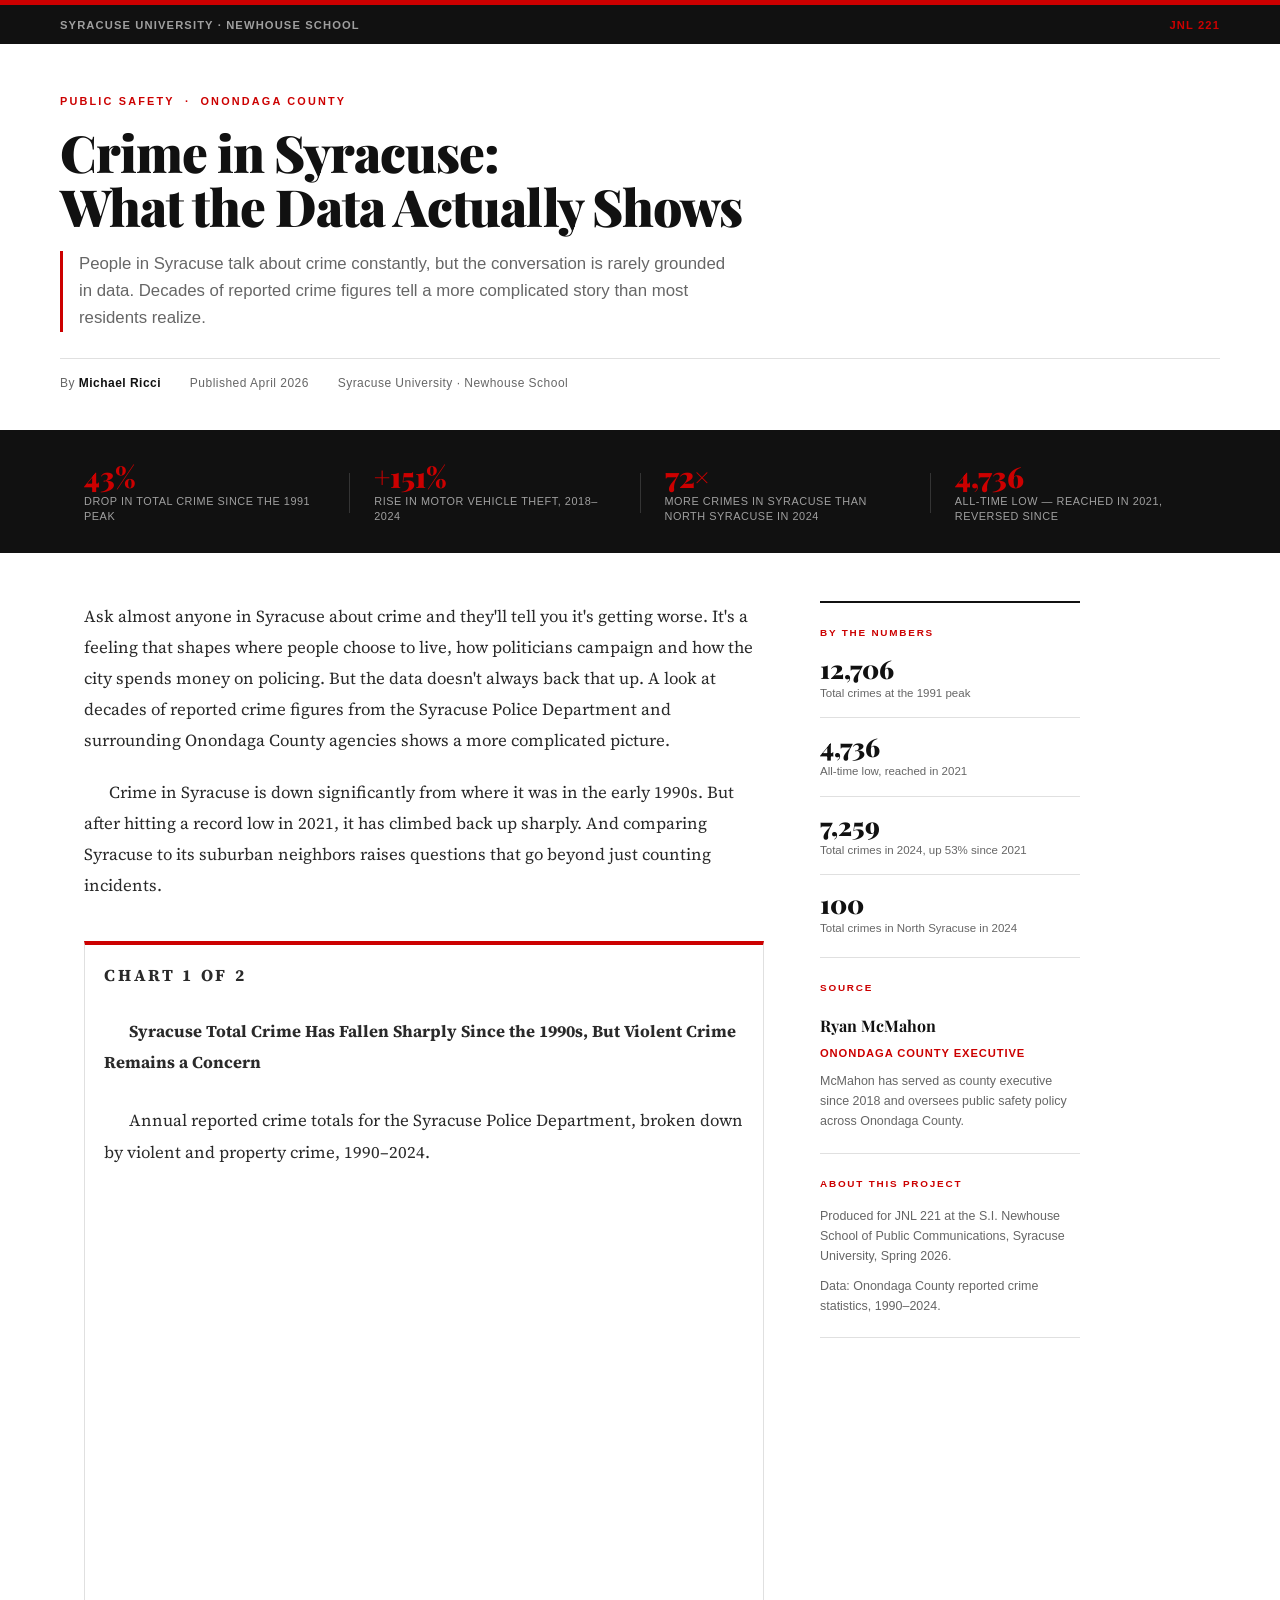
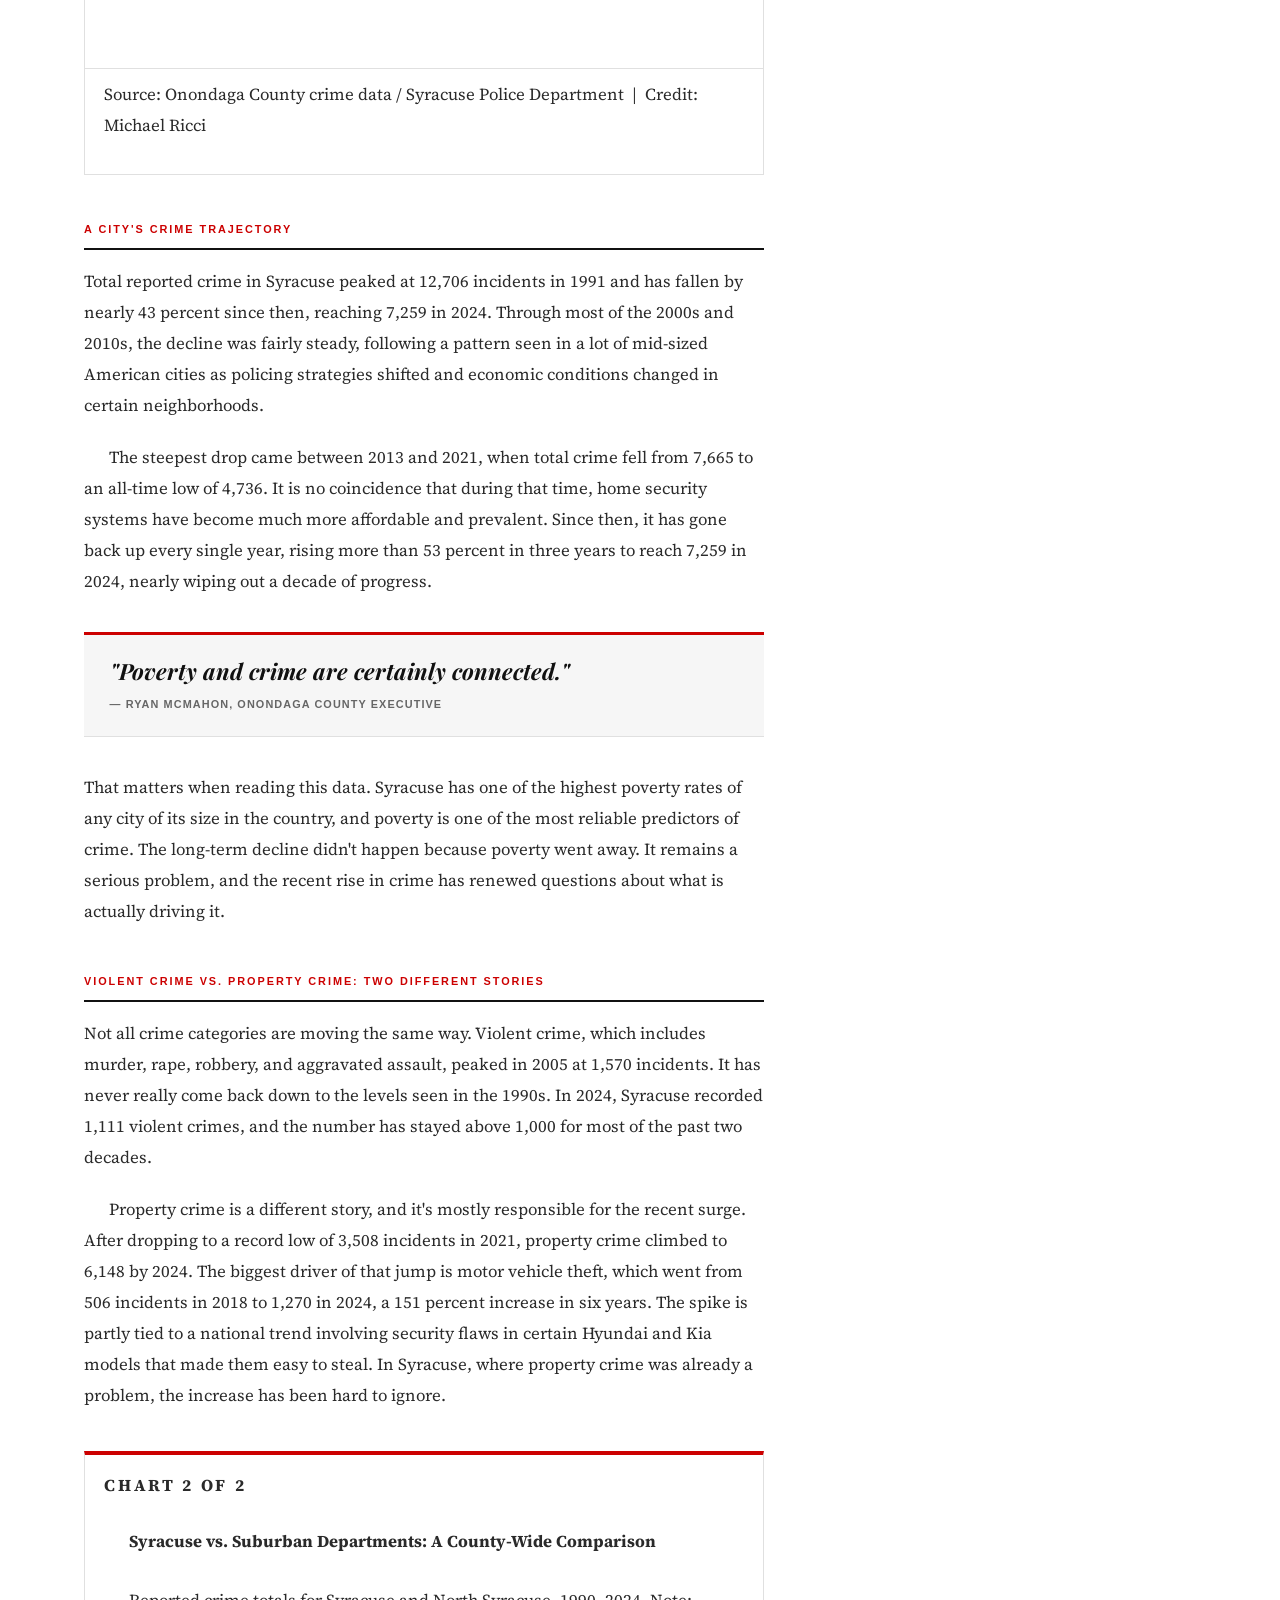
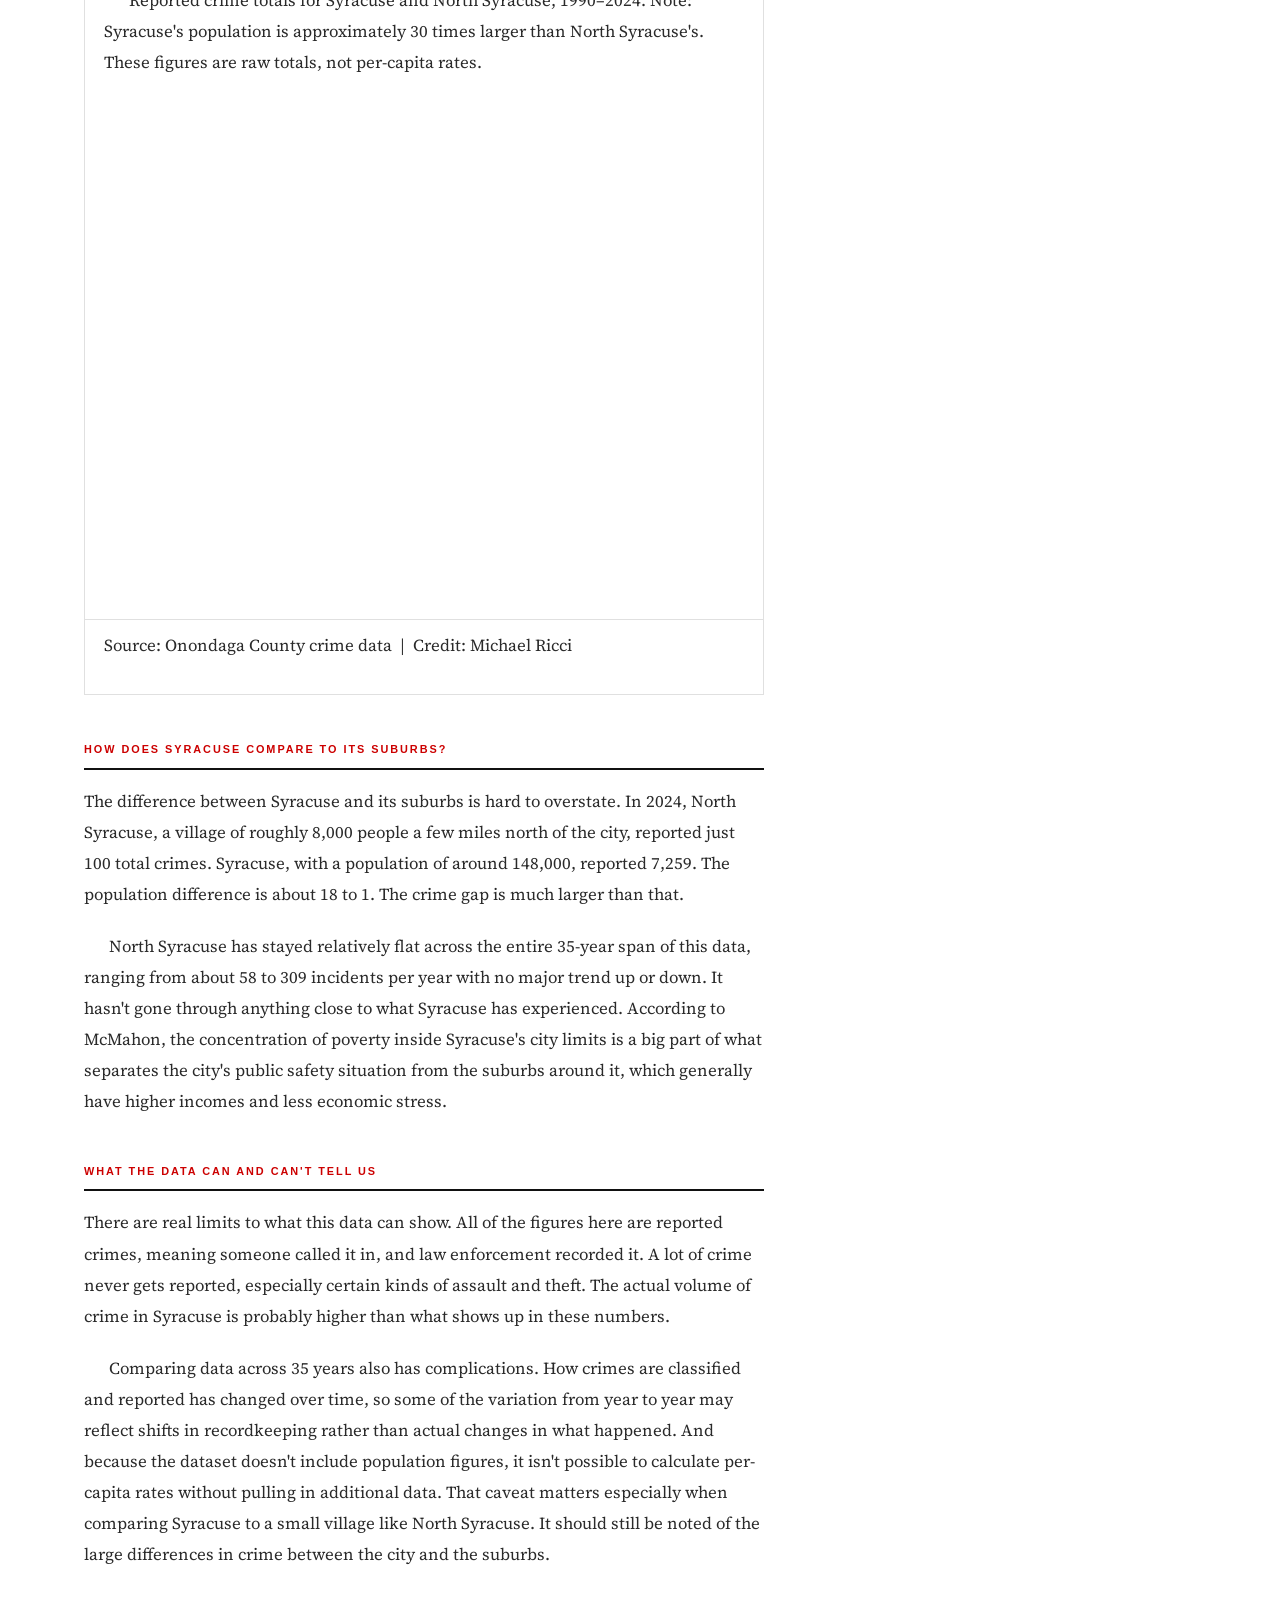
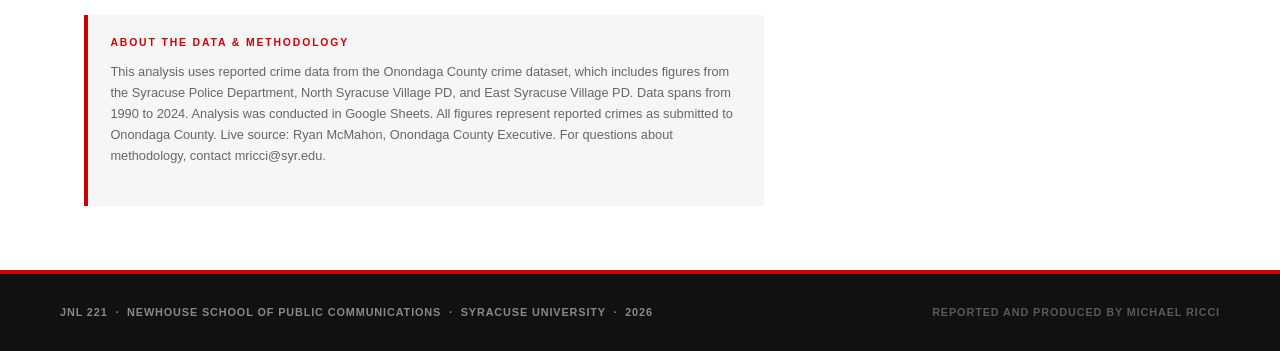
<file: index.html>
<!DOCTYPE html>
<html lang="en">
<head>
  <meta charset="UTF-8" />
  <meta name="viewport" content="width=device-width, initial-scale=1.0" />
  <title>Crime in Syracuse: What the Data Actually Shows</title>
  <link href="https://fonts.googleapis.com/css2?family=Playfair+Display:wght@700;900&family=Source+Serif+4:ital,opsz,wght@0,8..60,300;0,8..60,400;1,8..60,300;1,8..60,400&display=swap" rel="stylesheet" />
  <link rel="stylesheet" href="style.css" />
</head>
<body>

  <div class="top-bar"></div>

  <!-- NAV BAR -->
  <nav class="nav-bar">
    <div class="nav-inner">
      <span class="nav-brand">Syracuse University · Newhouse School</span>
      <span class="nav-course">JNL 221</span>
    </div>
  </nav>

  <!-- HEADER -->
  <header>
    <div class="header-inner">
      <p class="section-label">Public Safety &nbsp;·&nbsp; Onondaga County</p>
      <h1>Crime in Syracuse:<br>What the Data Actually Shows</h1>
      <p class="deck">People in Syracuse talk about crime constantly, but the conversation is rarely grounded in data. Decades of reported crime figures tell a more complicated story than most residents realize.</p>
      <div class="byline">
        <span>By <strong>Michael Ricci</strong></span>
        <span>Published April 2026</span>
        <span>Syracuse University · Newhouse School</span>
      </div>
    </div>
  </header>

  <!-- STAT BAND -->
  <div class="stat-band">
    <div class="stat-band-inner">
      <div class="stat-item">
        <span class="stat-num">43%</span>
        <span class="stat-desc">Drop in total crime since the 1991 peak</span>
      </div>
      <div class="stat-divider"></div>
      <div class="stat-item">
        <span class="stat-num">+151%</span>
        <span class="stat-desc">Rise in motor vehicle theft, 2018–2024</span>
      </div>
      <div class="stat-divider"></div>
      <div class="stat-item">
        <span class="stat-num">72×</span>
        <span class="stat-desc">More crimes in Syracuse than North Syracuse in 2024</span>
      </div>
      <div class="stat-divider"></div>
      <div class="stat-item">
        <span class="stat-num">4,736</span>
        <span class="stat-desc">All-time low — reached in 2021, reversed since</span>
      </div>
    </div>
  </div>

  <!-- PAGE BODY: two-column layout -->
  <div class="page-wrap">

    <!-- MAIN ARTICLE -->
    <main>
      <article class="prose">

        <p>Ask almost anyone in Syracuse about crime and they'll tell you it's getting worse. It's a feeling that shapes where people choose to live, how politicians campaign and how the city spends money on policing. But the data doesn't always back that up. A look at decades of reported crime figures from the Syracuse Police Department and surrounding Onondaga County agencies shows a more complicated picture.</p>

        <p>Crime in Syracuse is down significantly from where it was in the early 1990s. But after hitting a record low in 2021, it has climbed back up sharply. And comparing Syracuse to its suburban neighbors raises questions that go beyond just counting incidents.</p>

        <!-- CHART 1 -->
        <div class="viz-block">
          <p class="viz-label">Chart 1 of 2</p>
          <p class="viz-title">Syracuse Total Crime Has Fallen Sharply Since the 1990s, But Violent Crime Remains a Concern</p>
          <p class="viz-chatter">Annual reported crime totals for the Syracuse Police Department, broken down by violent and property crime, 1990–2024.</p>
          <div class="datawrapper-embed">
            <iframe title="Property crime drives Syracuse's recent surge - but violent crime never really recovered" aria-label="Line chart" id="datawrapper-chart-p7LCP" src="https://datawrapper.dwcdn.net/p7LCP/1/" scrolling="no" frameborder="0" style="width: 0; min-width: 100% !important; border: none;" height="454" data-external="1"></iframe>
            <script type="text/javascript">window.addEventListener("message",function(a){if(void 0!==a.data["datawrapper-height"]){var e=document.querySelectorAll("iframe");for(var t in a.data["datawrapper-height"])for(var r,i=0;r=e[i];i++)if(r.contentWindow===a.source){var d=a.data["datawrapper-height"][t]+"px";r.style.height=d}}});</script>
          </div>
          <p class="viz-source">Source: Onondaga County crime data / Syracuse Police Department &nbsp;|&nbsp; Credit: Michael Ricci</p>
        </div>

        <h2>A City's Crime Trajectory</h2>

        <p>Total reported crime in Syracuse peaked at 12,706 incidents in 1991 and has fallen by nearly 43 percent since then, reaching 7,259 in 2024. Through most of the 2000s and 2010s, the decline was fairly steady, following a pattern seen in a lot of mid-sized American cities as policing strategies shifted and economic conditions changed in certain neighborhoods.</p>

        <p>The steepest drop came between 2013 and 2021, when total crime fell from 7,665 to an all-time low of 4,736. It is no coincidence that during that time, home security systems have become much more affordable and prevalent. Since then, it has gone back up every single year, rising more than 53 percent in three years to reach 7,259 in 2024, nearly wiping out a decade of progress.</p>

        <blockquote class="pull-quote">
          <p>"Poverty and crime are certainly connected."</p>
          <cite>— Ryan McMahon, Onondaga County Executive</cite>
        </blockquote>

        <p>That matters when reading this data. Syracuse has one of the highest poverty rates of any city of its size in the country, and poverty is one of the most reliable predictors of crime. The long-term decline didn't happen because poverty went away. It remains a serious problem, and the recent rise in crime has renewed questions about what is actually driving it.</p>

        <h2>Violent Crime vs. Property Crime: Two Different Stories</h2>

        <p>Not all crime categories are moving the same way. Violent crime, which includes murder, rape, robbery, and aggravated assault, peaked in 2005 at 1,570 incidents. It has never really come back down to the levels seen in the 1990s. In 2024, Syracuse recorded 1,111 violent crimes, and the number has stayed above 1,000 for most of the past two decades.</p>

        <p>Property crime is a different story, and it's mostly responsible for the recent surge. After dropping to a record low of 3,508 incidents in 2021, property crime climbed to 6,148 by 2024. The biggest driver of that jump is motor vehicle theft, which went from 506 incidents in 2018 to 1,270 in 2024, a 151 percent increase in six years. The spike is partly tied to a national trend involving security flaws in certain Hyundai and Kia models that made them easy to steal. In Syracuse, where property crime was already a problem, the increase has been hard to ignore.</p>

        <!-- CHART 2 -->
        <div class="viz-block">
          <p class="viz-label">Chart 2 of 2</p>
          <p class="viz-title">Syracuse vs. Suburban Departments: A County-Wide Comparison</p>
          <p class="viz-chatter">Reported crime totals for Syracuse and North Syracuse, 1990–2024. Note: Syracuse's population is approximately 30 times larger than North Syracuse's. These figures are raw totals, not per-capita rates.</p>
          <div class="datawrapper-embed">
            <iframe title="Syracuse reports roughly 70 times more crime than neighboring North Syracuse" aria-label="Line chart" id="datawrapper-chart-S2GVQ" src="https://datawrapper.dwcdn.net/S2GVQ/1/" scrolling="no" frameborder="0" style="width: 0; min-width: 100% !important; border: none;" height="495" data-external="1"></iframe>
            <script type="text/javascript">window.addEventListener("message",function(a){if(void 0!==a.data["datawrapper-height"]){var e=document.querySelectorAll("iframe");for(var t in a.data["datawrapper-height"])for(var r,i=0;r=e[i];i++)if(r.contentWindow===a.source){var d=a.data["datawrapper-height"][t]+"px";r.style.height=d}}});</script>
          </div>
          <p class="viz-source">Source: Onondaga County crime data &nbsp;|&nbsp; Credit: Michael Ricci</p>
        </div>

        <h2>How Does Syracuse Compare to Its Suburbs?</h2>

        <p>The difference between Syracuse and its suburbs is hard to overstate. In 2024, North Syracuse, a village of roughly 8,000 people a few miles north of the city, reported just 100 total crimes. Syracuse, with a population of around 148,000, reported 7,259. The population difference is about 18 to 1. The crime gap is much larger than that.</p>

        <p>North Syracuse has stayed relatively flat across the entire 35-year span of this data, ranging from about 58 to 309 incidents per year with no major trend up or down. It hasn't gone through anything close to what Syracuse has experienced. According to McMahon, the concentration of poverty inside Syracuse's city limits is a big part of what separates the city's public safety situation from the suburbs around it, which generally have higher incomes and less economic stress.</p>

        <h2>What the Data Can and Can't Tell Us</h2>

        <p>There are real limits to what this data can show. All of the figures here are reported crimes, meaning someone called it in, and law enforcement recorded it. A lot of crime never gets reported, especially certain kinds of assault and theft. The actual volume of crime in Syracuse is probably higher than what shows up in these numbers.</p>

        <p>Comparing data across 35 years also has complications. How crimes are classified and reported has changed over time, so some of the variation from year to year may reflect shifts in recordkeeping rather than actual changes in what happened. And because the dataset doesn't include population figures, it isn't possible to calculate per-capita rates without pulling in additional data. That caveat matters especially when comparing Syracuse to a small village like North Syracuse. It should still be noted of the large differences in crime between the city and the suburbs.  </p>

        <div class="method-box">
          <h3>About the Data &amp; Methodology</h3>
          <p>This analysis uses reported crime data from the Onondaga County crime dataset, which includes figures from the Syracuse Police Department, North Syracuse Village PD, and East Syracuse Village PD. Data spans from 1990 to 2024. Analysis was conducted in Google Sheets. All figures represent reported crimes as submitted to Onondaga County. Live source: Ryan McMahon, Onondaga County Executive. For questions about methodology, contact mricci@syr.edu.</p>
        </div>

      </article>
    </main>

    <!-- SIDEBAR -->
    <aside class="sidebar">

      <div class="sidebar-block">
        <p class="sidebar-label">By the numbers</p>
        <div class="sidebar-stat-row">
          <span class="sidebar-num">12,706</span>
          <span class="sidebar-desc">Total crimes at the 1991 peak</span>
        </div>
        <div class="sidebar-stat-row">
          <span class="sidebar-num">4,736</span>
          <span class="sidebar-desc">All-time low, reached in 2021</span>
        </div>
        <div class="sidebar-stat-row">
          <span class="sidebar-num">7,259</span>
          <span class="sidebar-desc">Total crimes in 2024, up 53% since 2021</span>
        </div>
        <div class="sidebar-stat-row">
          <span class="sidebar-num">100</span>
          <span class="sidebar-desc">Total crimes in North Syracuse in 2024</span>
        </div>
      </div>

      <div class="sidebar-block">
        <p class="sidebar-label">Source</p>
        <p class="sidebar-source-name">Ryan McMahon</p>
        <p class="sidebar-source-title">Onondaga County Executive</p>
        <p class="sidebar-source-bio">McMahon has served as county executive since 2018 and oversees public safety policy across Onondaga County.</p>
      </div>

      <div class="sidebar-block">
        <p class="sidebar-label">About this project</p>
        <p class="sidebar-body">Produced for JNL 221 at the S.I. Newhouse School of Public Communications, Syracuse University, Spring 2026.</p>
        <p class="sidebar-body" style="margin-top: 0.6rem;">Data: Onondaga County reported crime statistics, 1990–2024.</p>
      </div>

    </aside>

  </div>

  <!-- FOOTER -->
  <footer>
    <div class="footer-inner">
      <p class="footer-brand">JNL 221 &nbsp;·&nbsp; Newhouse School of Public Communications &nbsp;·&nbsp; Syracuse University &nbsp;·&nbsp; 2026</p>
      <p class="footer-credit">Reported and produced by Michael Ricci</p>
    </div>
  </footer>

</body>
</html>
</file>
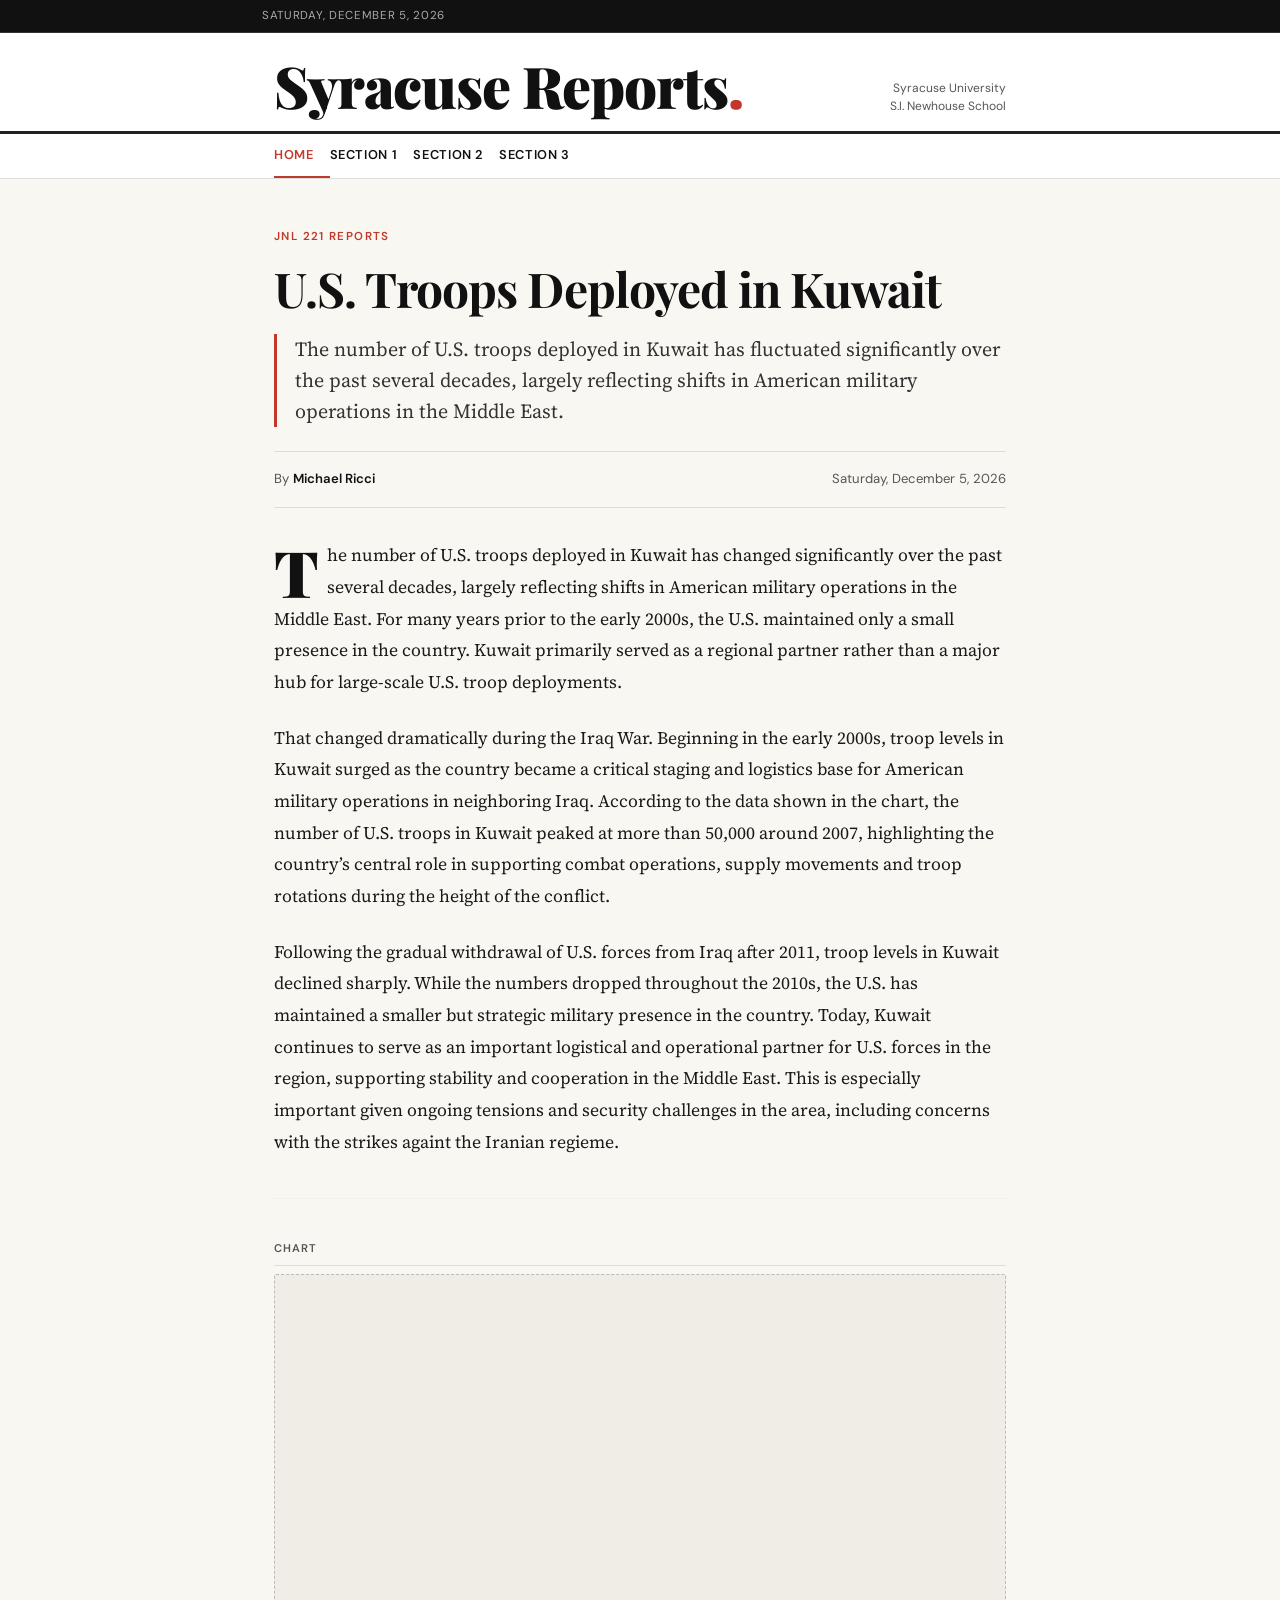
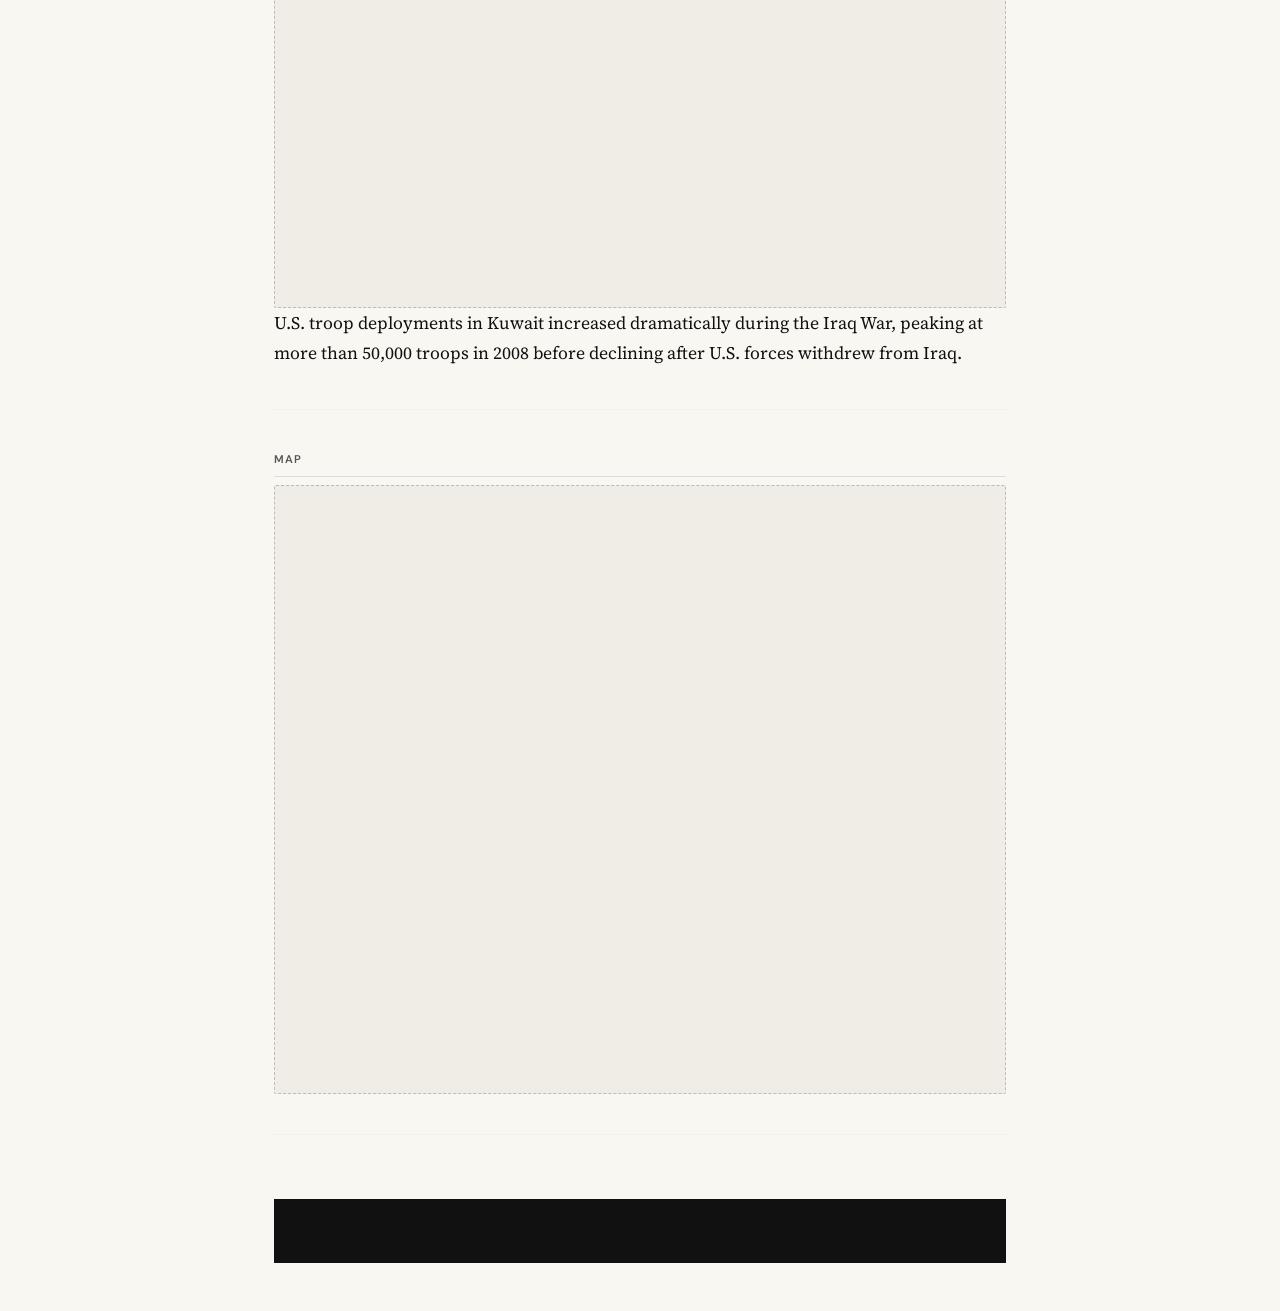
<file: kuwait/index.html>
<!doctype html>
<html lang="en">
  <head>
    <meta charset="UTF-8" />
    <meta name="viewport" content="width=device-width, initial-scale=1.0" />

    <link rel="preconnect" href="https://fonts.googleapis.com" />
    <link rel="preconnect" href="https://fonts.gstatic.com" crossorigin />
    <link
      href="https://fonts.googleapis.com/css2?family=Playfair+Display:ital,wght@0,700;0,900;1,700&family=Source+Serif+4:ital,wght@0,400;0,600;1,400&family=DM+Sans:wght@400;500;600&display=swap"
      rel="stylesheet"
    />

    <link
      href="https://cdn.jsdelivr.net/npm/bootstrap@5.3.0-alpha3/dist/css/bootstrap.min.css"
      rel="stylesheet"
      integrity="sha384-KK94CHFLLe+nY2dmCWGMq91rCGa5gtU4mk92HdvYe+M/SXH301p5ILy+dN9+nJOZ"
      crossorigin="anonymous"
    />

    <link rel="stylesheet" href="style.css" />

    <title>Syracuse Reports</title>
  </head>

  <body>
    <!-- Top utility bar -->
    <div class="topbar">
      <div
        class="container d-flex justify-content-between align-items-center"
        style="max-width: var(--max-w)"
      >
        <span id="topbar-date"></span>
        <span></span>
      </div>
    </div>

    <!-- Masthead -->
    <header class="masthead">
      <div class="masthead-inner">
        <a class="publication-name" href="#">Syracuse Reports<span>.</span></a>
        <div class="masthead-meta">
          Syracuse University<br />S.I. Newhouse School
        </div>
      </div>
    </header>

    <!-- Section nav -->
    <nav class="section-nav" aria-label="Site sections">
      <div class="section-nav-inner">
        <a href="#" class="active">Home</a>
        <a href="#">Section 1</a>
        <a href="#">Section 2</a>
        <a href="#">Section 3</a>
      </div>
    </nav>

    <!-- Article -->
    <main class="article-wrapper">
      <div class="article-section-label">JNL 221 Reports</div>

      <h1 class="article-headline">U.S. Troops Deployed in Kuwait</h1>

      <p class="article-deck">
        The number of U.S. troops deployed in Kuwait has fluctuated significantly over the past several decades, largely reflecting shifts in American military operations in the Middle East.
      </p>

      <div class="article-byline">
        <span>By <span class="byline-author">Michael Ricci</span></span>
        <span id="byline-date"></span>
      </div>

      <div class="article-body">
        <p>
          The number of U.S. troops deployed in Kuwait has changed significantly over the past several decades, largely reflecting shifts in American military operations in the Middle East. For many years prior to the early 2000s, the U.S. maintained only a small presence in the country. Kuwait primarily served as a regional partner rather than a major hub for large-scale U.S. troop deployments.
<p>
  That changed dramatically during the Iraq War. Beginning in the early 2000s, troop levels in Kuwait surged as the country became a critical staging and logistics base for American military operations in neighboring Iraq. According to the data shown in the chart, the number of U.S. troops in Kuwait peaked at more than 50,000 around 2007, highlighting the country’s central role in supporting combat operations, supply movements and troop rotations during the height of the conflict.
</p>
<p>
  Following the gradual withdrawal of U.S. forces from Iraq after 2011, troop levels in Kuwait declined sharply. While the numbers dropped throughout the 2010s, the U.S. has maintained a smaller but strategic military presence in the country. Today, Kuwait continues to serve as an important logistical and operational partner for U.S. forces in the region, supporting stability and cooperation in the Middle East. This is especially important given ongoing tensions and security challenges in the area, including concerns with the strikes againt the Iranian regieme. 
        </p>

        <hr class="section-rule" />

        <!-- Datawrapper chart --> 
        <div class="embed-block">
          <div class="embed-label">Chart</div>
          <div class="embed-placeholder">
           <iframe title="U.S. Troops in Kuwait" aria-label="Line chart" id="datawrapper-chart-y3KG3" src="https://datawrapper.dwcdn.net/y3KG3/1/" scrolling="no" frameborder="0" style="width: 0; min-width: 100% !important; border: none;" height="544" data-external="1"></iframe><script type="text/javascript">window.addEventListener("message",function(a){if(void 0!==a.data["datawrapper-height"]){var e=document.querySelectorAll("iframe");for(var t in a.data["datawrapper-height"])for(var r,i=0;r=e[i];i++)if(r.contentWindow===a.source){var d=a.data["datawrapper-height"][t]+"px";r.style.height=d}}});</script>

          </div>U.S. troop deployments in Kuwait increased dramatically during the Iraq War, peaking at more than 50,000 troops in 2008 before declining after U.S. forces withdrew from Iraq.
        </div>

        <hr class="section-rule" />

        <!-- Datawrapper map -->
        <div class="embed-block">
          <div class="embed-label">Map</div>
          <div class="embed-placeholder">
            <iframe title="Kuwait" aria-label="Locator map" id="datawrapper-chart-bz3GR" src="https://datawrapper.dwcdn.net/bz3GR/1/" scrolling="no" frameborder="0" style="width: 0; min-width: 100% !important; border: none;" height="519" data-external="1"></iframe><script type="text/javascript">window.addEventListener("message",function(a){if(void 0!==a.data["datawrapper-height"]){var e=document.querySelectorAll("iframe");for(var t in a.data["datawrapper-height"])for(var r,i=0;r=e[i];i++)if(r.contentWindow===a.source){var d=a.data["datawrapper-height"][t]+"px";r.style.height=d}}});</script>
          </div>
        </div>

        <hr class="section-rule" />

        

    <!-- Footer -->
    <footer></footer>

    <script
      src="https://cdn.jsdelivr.net/npm/bootstrap@5.3.0-alpha3/dist/js/bootstrap.bundle.min.js"
      integrity="sha384-ENjdO4Dr2bkBIFxQpeoTz1HIcje39Wm4jDKdf19U8gI4ddQ3GYNS7NTKfAdVQSZe"
      crossorigin="anonymous"
    ></script>

    <script>
      const now = new Date();
      const opts = {
        weekday: "long",
        year: "numeric",
        month: "long",
        day: "numeric",
      };
      const dateStr = now.toLocaleDateString("en-US", opts);
      document.getElementById("topbar-date").textContent = dateStr;
      document.getElementById("byline-date").textContent = dateStr;
      document.getElementById("footer-year").textContent = now.getFullYear();
    </script>
  </body>
</html>
</file>
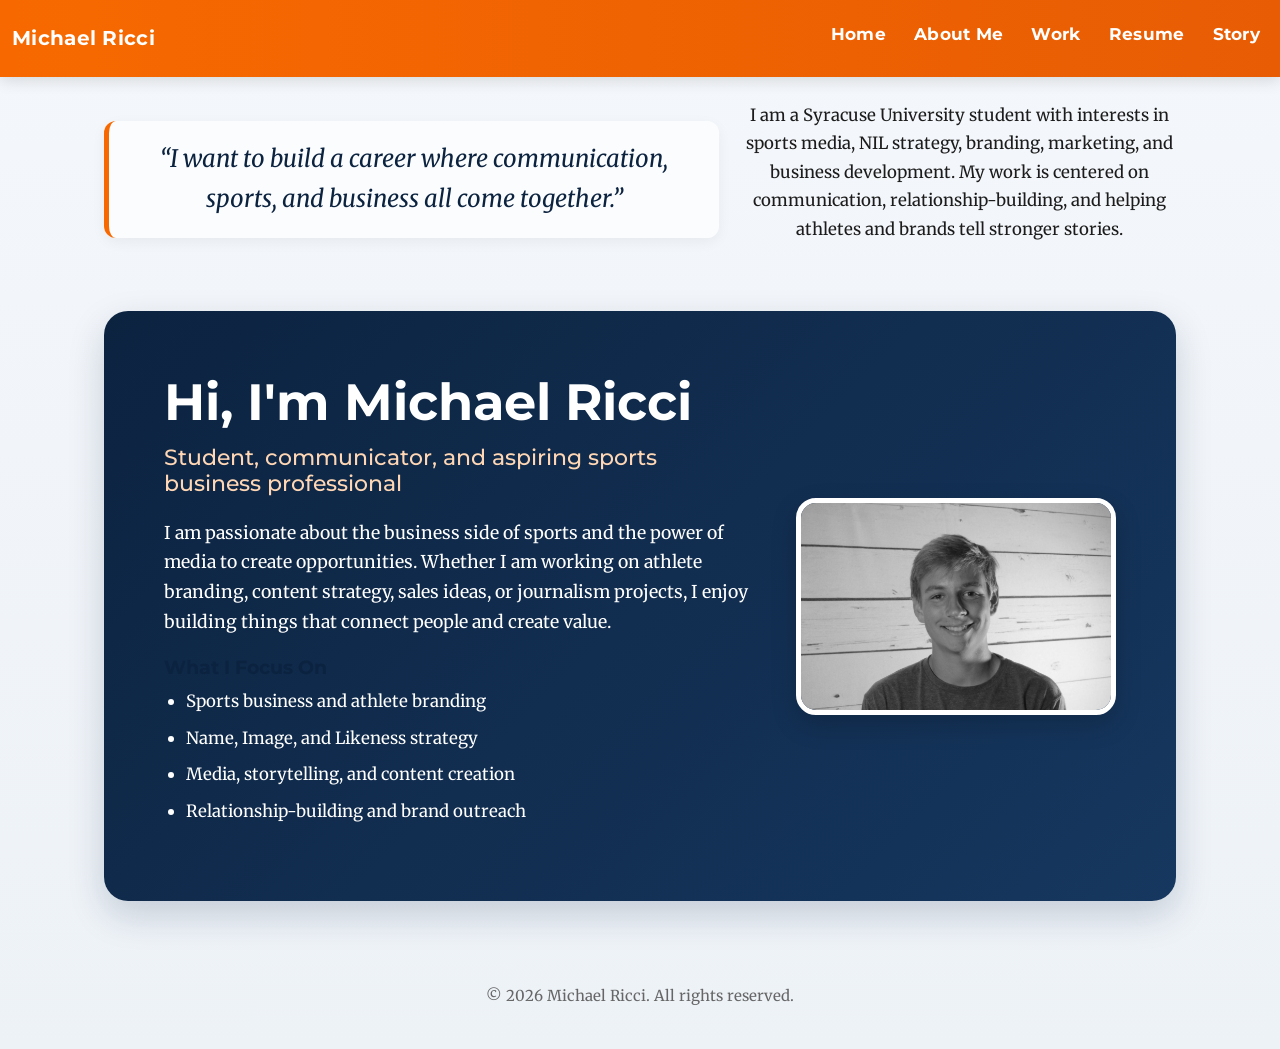
<file: portfolio/index.html>
<!DOCTYPE html>
<html lang="en">
<head>
    <meta charset="UTF-8">
    <meta name="viewport" content="width=device-width, initial-scale=1.0">
    <title>Michael Ricci | Portfolio</title>

    <link href="https://cdn.jsdelivr.net/npm/bootstrap@5.3.8/dist/css/bootstrap.min.css" rel="stylesheet" integrity="sha384-sRIl4kxILFvY47J16cr9ZwB07vP4J8+LH7qKQnuqkuIAvNWLzeN8tE5YBujZqJLB" crossorigin="anonymous">

    <link rel="preconnect" href="https://fonts.googleapis.com">
    <link rel="preconnect" href="https://fonts.gstatic.com" crossorigin>
    <link href="https://fonts.googleapis.com/css2?family=Montserrat:wght@600;700&family=Merriweather:wght@400;700&display=swap" rel="stylesheet">

    <link rel="stylesheet" href="style.css">
</head>

<body>

    <nav class="navbar navbar-expand-lg custom-navbar">
        <div class="container-fluid">
            <a class="navbar-brand" href="index.html">Michael Ricci</a>

            <button class="navbar-toggler" type="button" data-bs-toggle="collapse" data-bs-target="#mainNav">
                <span class="navbar-toggler-icon"></span>
            </button>

            <div class="collapse navbar-collapse" id="mainNav">
                <ul class="navbar-nav ms-auto">
                    <li class="nav-item"><a class="nav-link" href="index.html">Home</a></li>
<li class="nav-item"><a class="nav-link" href="about/index.html">About Me</a></li>
<li class="nav-item"><a class="nav-link" href="work/index.html">Work</a></li>
<li class="nav-item"><a class="nav-link" href="resume/index.html">Resume</a></li>
<li class="nav-item"><a class="nav-link" href="storytemplate/index.html">Story</a></li>
</li>
                </ul>
            </div>
        </div>
    </nav>

    <!-- Begin Bootstrap Grid -->
    <div class="container text-center mt-4">
        <div class="row">
            <div class="col-sm-7">
                <blockquote>
                    “I want to build a career where communication, sports, and business all come together.”
                </blockquote>
            </div>
            <div class="col-sm-5">
                <p>
                    I am a Syracuse University student with interests in sports media, NIL strategy, branding, marketing, and business development.
                    My work is centered on communication, relationship-building, and helping athletes and brands tell stronger stories.
                </p>
            </div>
        </div>
    </div>
    <!-- End Bootstrap Grid -->

    <div class="container">
    <div class="hero">
        <div class="hero-text">
            <h1>Hi, I'm Michael Ricci</h1>
            <h2>Student, communicator, and aspiring sports business professional</h2>

            <p>
                I am passionate about the business side of sports and the power of media to create opportunities. Whether I am working on athlete branding,
                content strategy, sales ideas, or journalism projects, I enjoy building things that connect people and create value.
            </p>

            <h3>What I Focus On</h3>
            <ul>
                <li>Sports business and athlete branding</li>
                <li>Name, Image, and Likeness strategy</li>
                <li>Media, storytelling, and content creation</li>
                <li>Relationship-building and brand outreach</li>
            </ul>
        </div>

        <img src="Black-N-White-Headshots-3_4AC-22-1200x800.jpg" alt="Michael Ricci" class="hero-image">
    </div>
</div>

    <footer>
        &copy; 2026 Michael Ricci. All rights reserved.
    </footer>

    <script src="https://cdn.jsdelivr.net/npm/bootstrap@5.3.8/dist/js/bootstrap.bundle.min.js" integrity="sha384-FKyoEForCGlyvwx9Hj09JcYn3nv7wiPVlz7YYwJrWVcXK/BmnVDxM+D2scQbITxI" crossorigin="anonymous"></script>
</body>
</html>
</file>
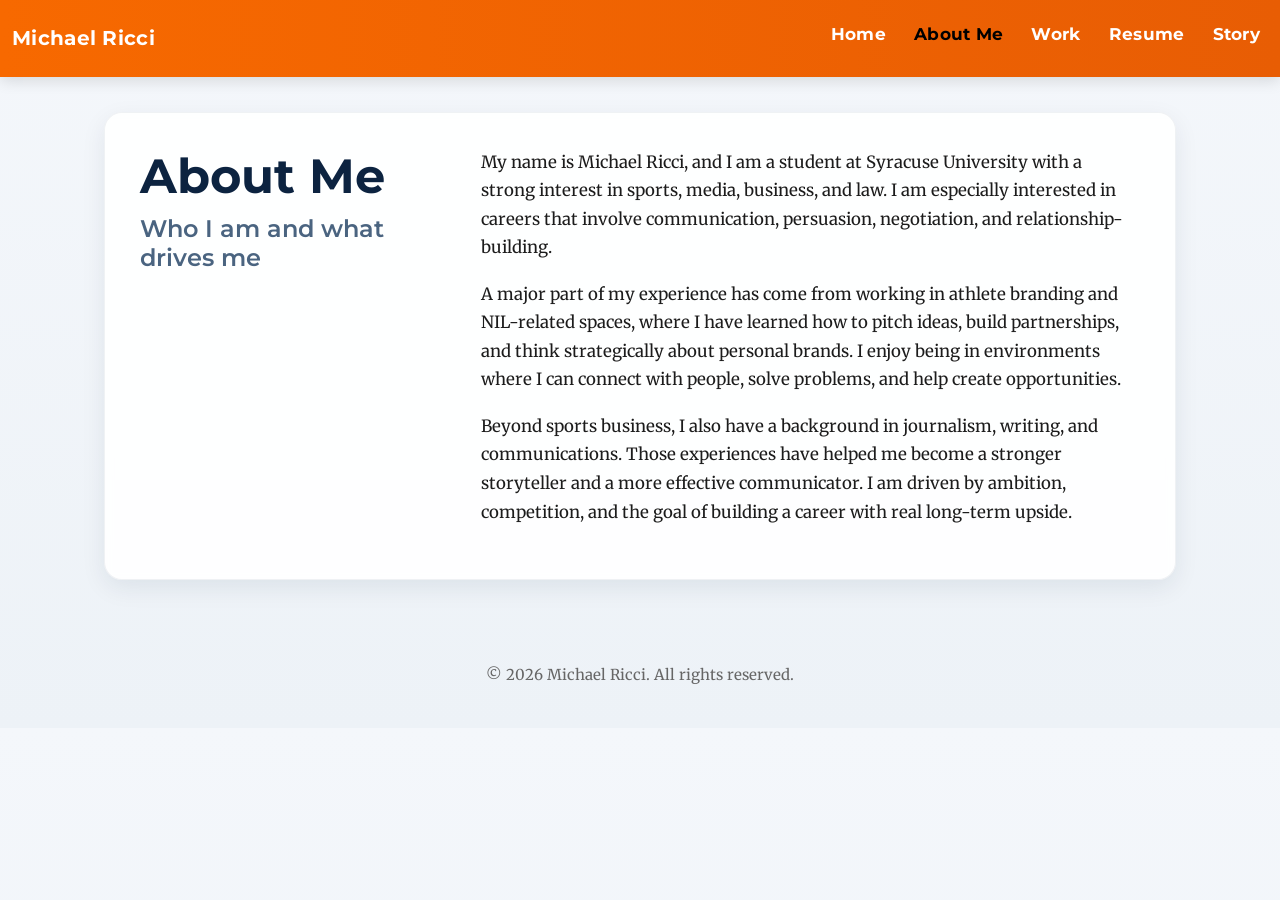
<file: portfolio/about/index.html>
<!DOCTYPE html>
<html lang="en">
<head>
    <meta charset="UTF-8">
    <meta name="viewport" content="width=device-width, initial-scale=1.0">
    <title>About Michael Ricci</title>

    <link href="https://cdn.jsdelivr.net/npm/bootstrap@5.3.8/dist/css/bootstrap.min.css" rel="stylesheet" integrity="sha384-sRIl4kxILFvY47J16cr9ZwB07vP4J8+LH7qKQnuqkuIAvNWLzeN8tE5YBujZqJLB" crossorigin="anonymous">

    <link rel="preconnect" href="https://fonts.googleapis.com">
    <link rel="preconnect" href="https://fonts.gstatic.com" crossorigin>
    <link href="https://fonts.googleapis.com/css2?family=Montserrat:wght@600;700&family=Merriweather:wght@400;700&display=swap" rel="stylesheet">

    <link rel="stylesheet" href="../style.css">
</head>
<body>

    <nav class="navbar navbar-expand-lg custom-navbar">
        <div class="container-fluid">
            <a class="navbar-brand" href="../index.html">Michael Ricci</a>

            <button class="navbar-toggler" type="button" data-bs-toggle="collapse" data-bs-target="#aboutNav">
                <span class="navbar-toggler-icon"></span>
            </button>

            <div class="collapse navbar-collapse" id="aboutNav">
                <ul class="navbar-nav ms-auto">
                    <li class="nav-item"><a class="nav-link" href="../index.html">Home</a></li>
<li class="nav-item"><a class="nav-link active" href="index.html">About Me</a></li>
<li class="nav-item"><a class="nav-link" href="../work/index.html">Work</a></li>
<li class="nav-item"><a class="nav-link" href="../resume/index.html">Resume</a></li>
<li class="nav-item"><a class="nav-link" href="../storytemplate/index.html">Story</a></li>
                </ul>
            </div>
        </div>
    </nav>

    <div class="container mt-4">
    <div class="section">
        <div class="row">
            <div class="col-md-4">
                <h1>About Me</h1>
                <h2>Who I am and what drives me</h2>
            </div>

            <div class="col-md-8">
                <p>
                    My name is Michael Ricci, and I am a student at Syracuse University with a strong interest in sports, media, business, and law.
                    I am especially interested in careers that involve communication, persuasion, negotiation, and relationship-building.
                </p>

                <p>
                    A major part of my experience has come from working in athlete branding and NIL-related spaces, where I have learned how to pitch ideas,
                    build partnerships, and think strategically about personal brands. I enjoy being in environments where I can connect with people, solve problems,
                    and help create opportunities.
                </p>

                <p>
                    Beyond sports business, I also have a background in journalism, writing, and communications. Those experiences have helped me become a stronger storyteller
                    and a more effective communicator. I am driven by ambition, competition, and the goal of building a career with real long-term upside.
                </p>
            </div>
        </div>
    </div>
</div>

    <footer>
        &copy; 2026 Michael Ricci. All rights reserved.
    </footer>

    <script src="https://cdn.jsdelivr.net/npm/bootstrap@5.3.8/dist/js/bootstrap.bundle.min.js" integrity="sha384-FKyoEForCGlyvwx9Hj09JcYn3nv7wiPVlz7YYwJrWVcXK/BmnVDxM+D2scQbITxI" crossorigin="anonymous"></script>
</body>
</html>
</file>
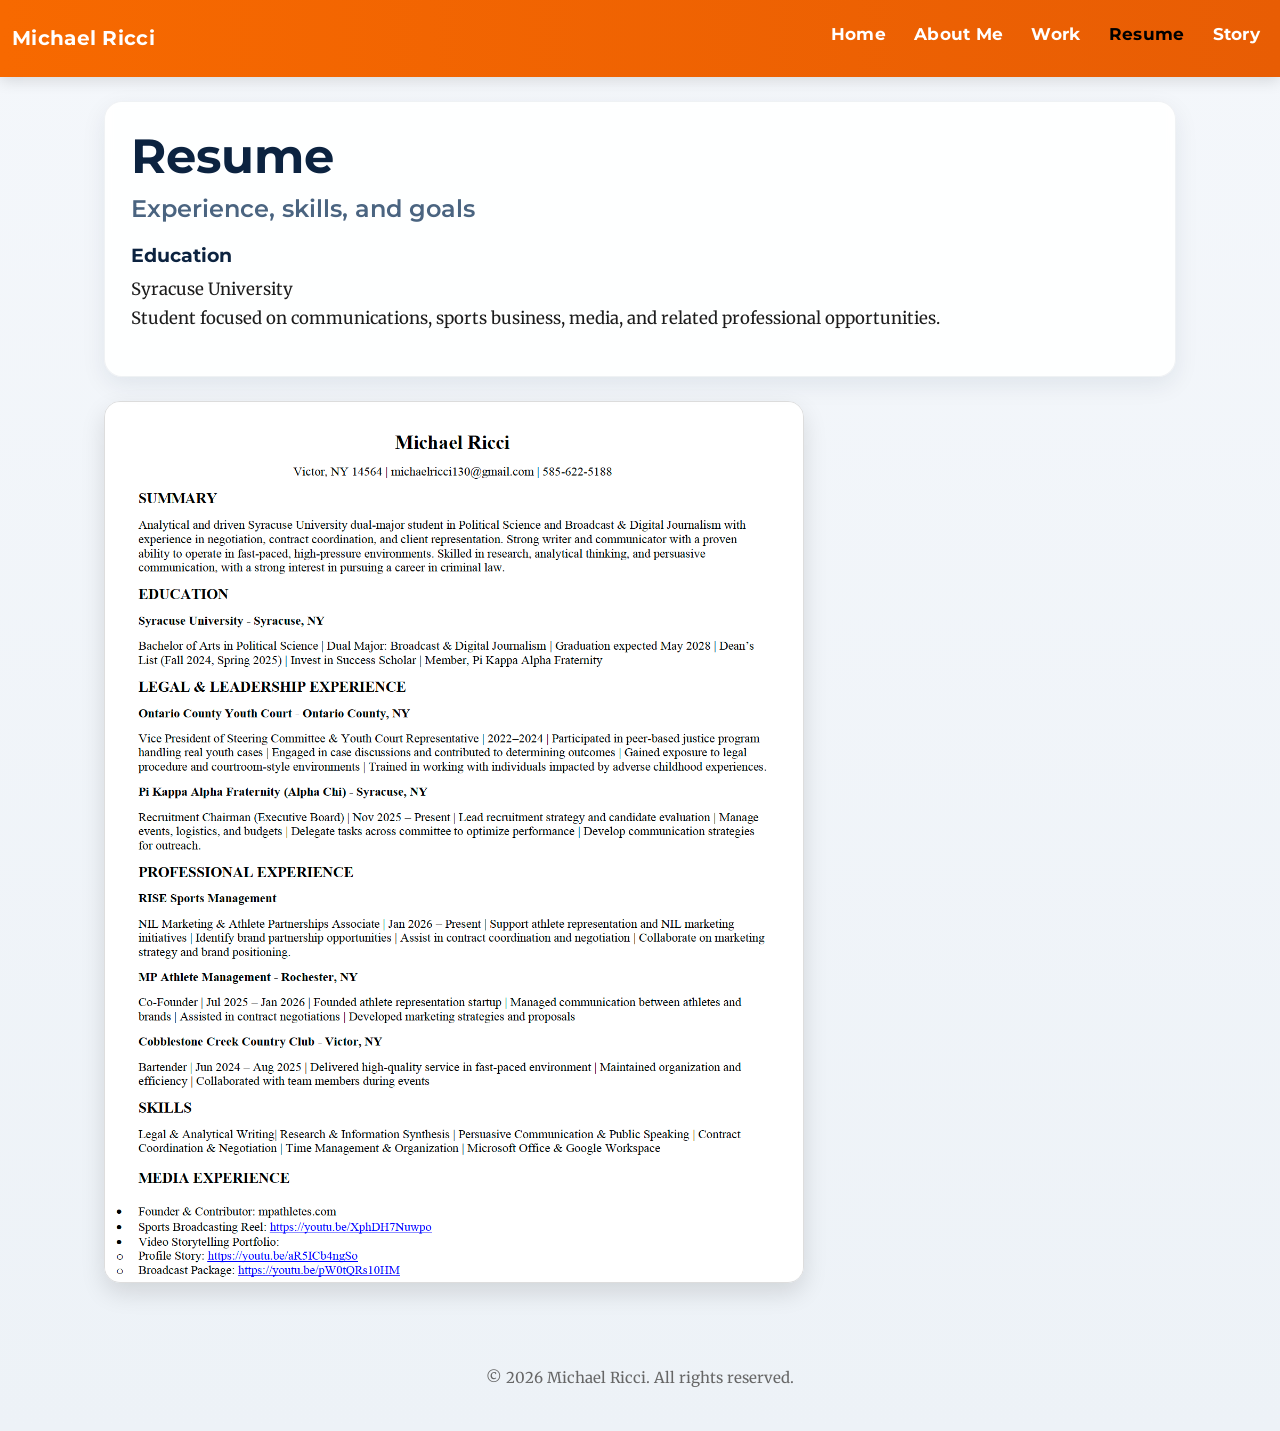
<file: portfolio/resume/index.html>
<!DOCTYPE html>
<html lang="en">
<head>
    <meta charset="UTF-8">
    <meta name="viewport" content="width=device-width, initial-scale=1.0">
    <title>Michael Ricci | Resume</title>

    <link href="https://cdn.jsdelivr.net/npm/bootstrap@5.3.8/dist/css/bootstrap.min.css" rel="stylesheet">

    <link rel="preconnect" href="https://fonts.googleapis.com">
    <link rel="preconnect" href="https://fonts.gstatic.com" crossorigin>
    <link href="https://fonts.googleapis.com/css2?family=Montserrat:wght@600;700&family=Merriweather:wght@400;700&display=swap" rel="stylesheet">

    <link rel="stylesheet" href="../style.css">
</head>

<body>

<nav class="navbar navbar-expand-lg custom-navbar">
    <div class="container-fluid">
        <a class="navbar-brand" href="../index.html">Michael Ricci</a>

        <button class="navbar-toggler" type="button" data-bs-toggle="collapse" data-bs-target="#resumeNav">
            <span class="navbar-toggler-icon"></span>
        </button>

        <div class="collapse navbar-collapse" id="resumeNav">
            <ul class="navbar-nav ms-auto">
                <li class="nav-item"><a class="nav-link" href="../index.html">Home</a></li>
<li class="nav-item"><a class="nav-link" href="../about/index.html">About Me</a></li>
<li class="nav-item"><a class="nav-link" href="../work/index.html">Work</a></li>
<li class="nav-item"><a class="nav-link active" href="index.html">Resume</a></li>
<li class="nav-item"><a class="nav-link" href="../storytemplate/index.html">Story</a></li>
            </ul>
        </div>
    </div>
</nav>

<div class="container mt-4">
    <div class="resume-section">
        <h1>Resume</h1>
        <h2>Experience, skills, and goals</h2>

        <h3>Education</h3>
        <p>
            Syracuse University<br>
            Student focused on communications, sports business, media, and related professional opportunities.
        </p>
    </div>

    <div class="text-center mt-4">
        <img class="resume img-fluid" src="../resume.png" alt="Resume">
    </div>
</div>

<footer>
    &copy; 2026 Michael Ricci. All rights reserved.
</footer>

<script src="https://cdn.jsdelivr.net/npm/bootstrap@5.3.8/dist/js/bootstrap.bundle.min.js"></script>
</body>
</html>
</file>
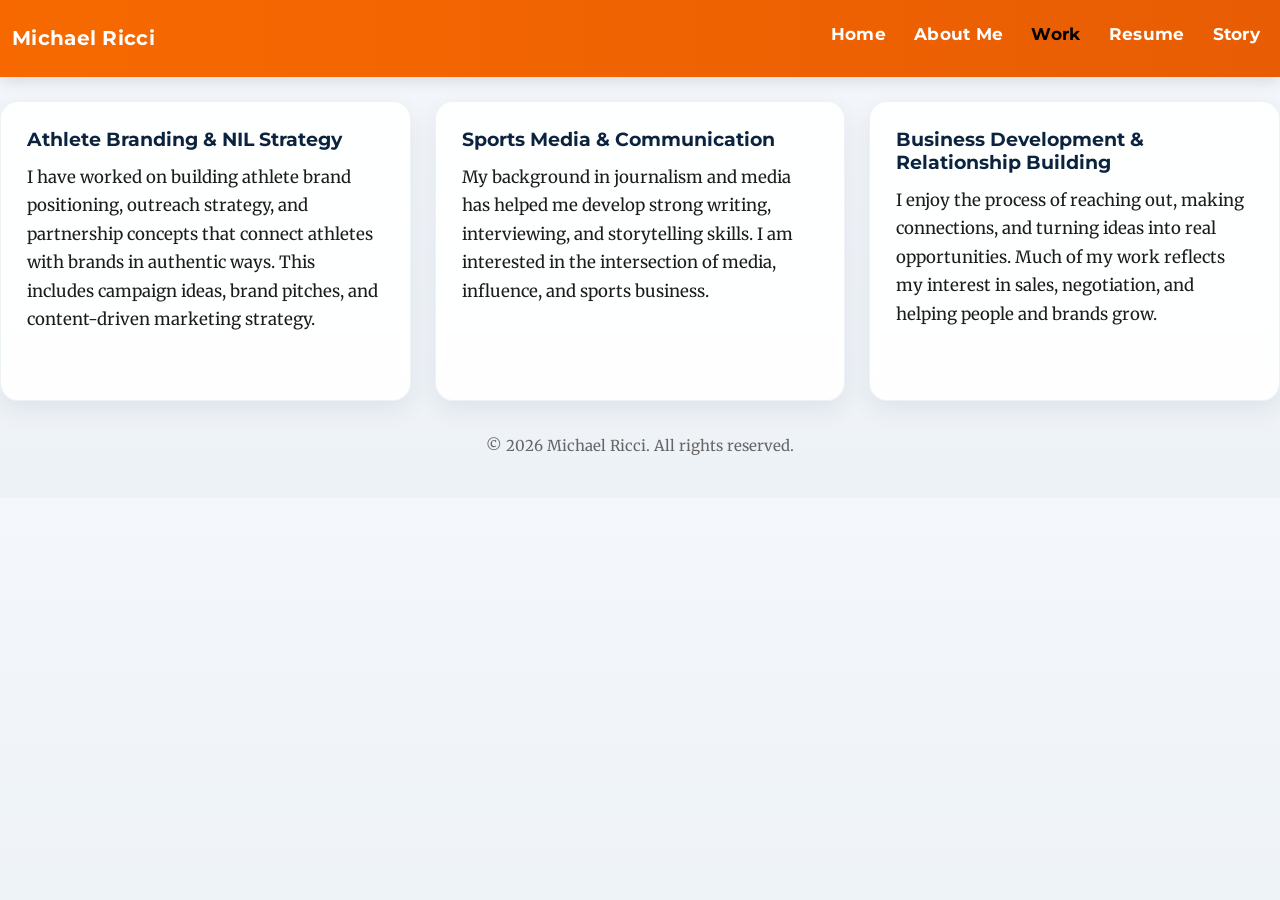
<file: portfolio/work/index.html>
<!DOCTYPE html>
<html lang="en">
<head>
    <meta charset="UTF-8">
    <meta name="viewport" content="width=device-width, initial-scale=1.0">
    <title>Michael Ricci | Work</title>

    <link href="https://cdn.jsdelivr.net/npm/bootstrap@5.3.8/dist/css/bootstrap.min.css" rel="stylesheet">

    <link rel="preconnect" href="https://fonts.googleapis.com">
    <link rel="preconnect" href="https://fonts.gstatic.com" crossorigin>
    <link href="https://fonts.googleapis.com/css2?family=Montserrat:wght@600;700&family=Merriweather:wght@400;700&display=swap" rel="stylesheet">

    <link rel="stylesheet" href="../style.css">
</head>

<body>

<nav class="navbar navbar-expand-lg custom-navbar">
    <div class="container-fluid">
        <a class="navbar-brand" href="../index.html">Michael Ricci</a>

        <button class="navbar-toggler" type="button" data-bs-toggle="collapse" data-bs-target="#workNav">
            <span class="navbar-toggler-icon"></span>
        </button>

        <div class="collapse navbar-collapse" id="workNav">
            <ul class="navbar-nav ms-auto">
                <li class="nav-item"><a class="nav-link" href="../index.html">Home</a></li>
<li class="nav-item"><a class="nav-link" href="../about/index.html">About Me</a></li>
<li class="nav-item"><a class="nav-link active" href="index.html">Work</a></li>
<li class="nav-item"><a class="nav-link" href="../resume/index.html">Resume</a></li>
<li class="nav-item"><a class="nav-link" href="../storytemplate/index.html">Story</a></li>
            </ul>
        </div>
    </div>
</nav>

<div class="row mt-4">
    <div class="col-md-4">
        <div class="project-card h-100">
            <h3>Athlete Branding & NIL Strategy</h3>
            <p>
                I have worked on building athlete brand positioning, outreach strategy, and partnership concepts that connect athletes with brands in authentic ways.
                This includes campaign ideas, brand pitches, and content-driven marketing strategy.
            </p>
        </div>
    </div>

    <div class="col-md-4">
        <div class="project-card h-100">
            <h3>Sports Media & Communication</h3>
            <p>
                My background in journalism and media has helped me develop strong writing, interviewing, and storytelling skills.
                I am interested in the intersection of media, influence, and sports business.
            </p>
        </div>
    </div>

    <div class="col-md-4">
        <div class="project-card h-100">
            <h3>Business Development & Relationship Building</h3>
            <p>
                I enjoy the process of reaching out, making connections, and turning ideas into real opportunities.
                Much of my work reflects my interest in sales, negotiation, and helping people and brands grow.
            </p>
        </div>
    </div>
</div>

<footer>
    &copy; 2026 Michael Ricci. All rights reserved.
</footer>

<script src="https://cdn.jsdelivr.net/npm/bootstrap@5.3.8/dist/js/bootstrap.bundle.min.js"></script>
</body>
</html>
</file>
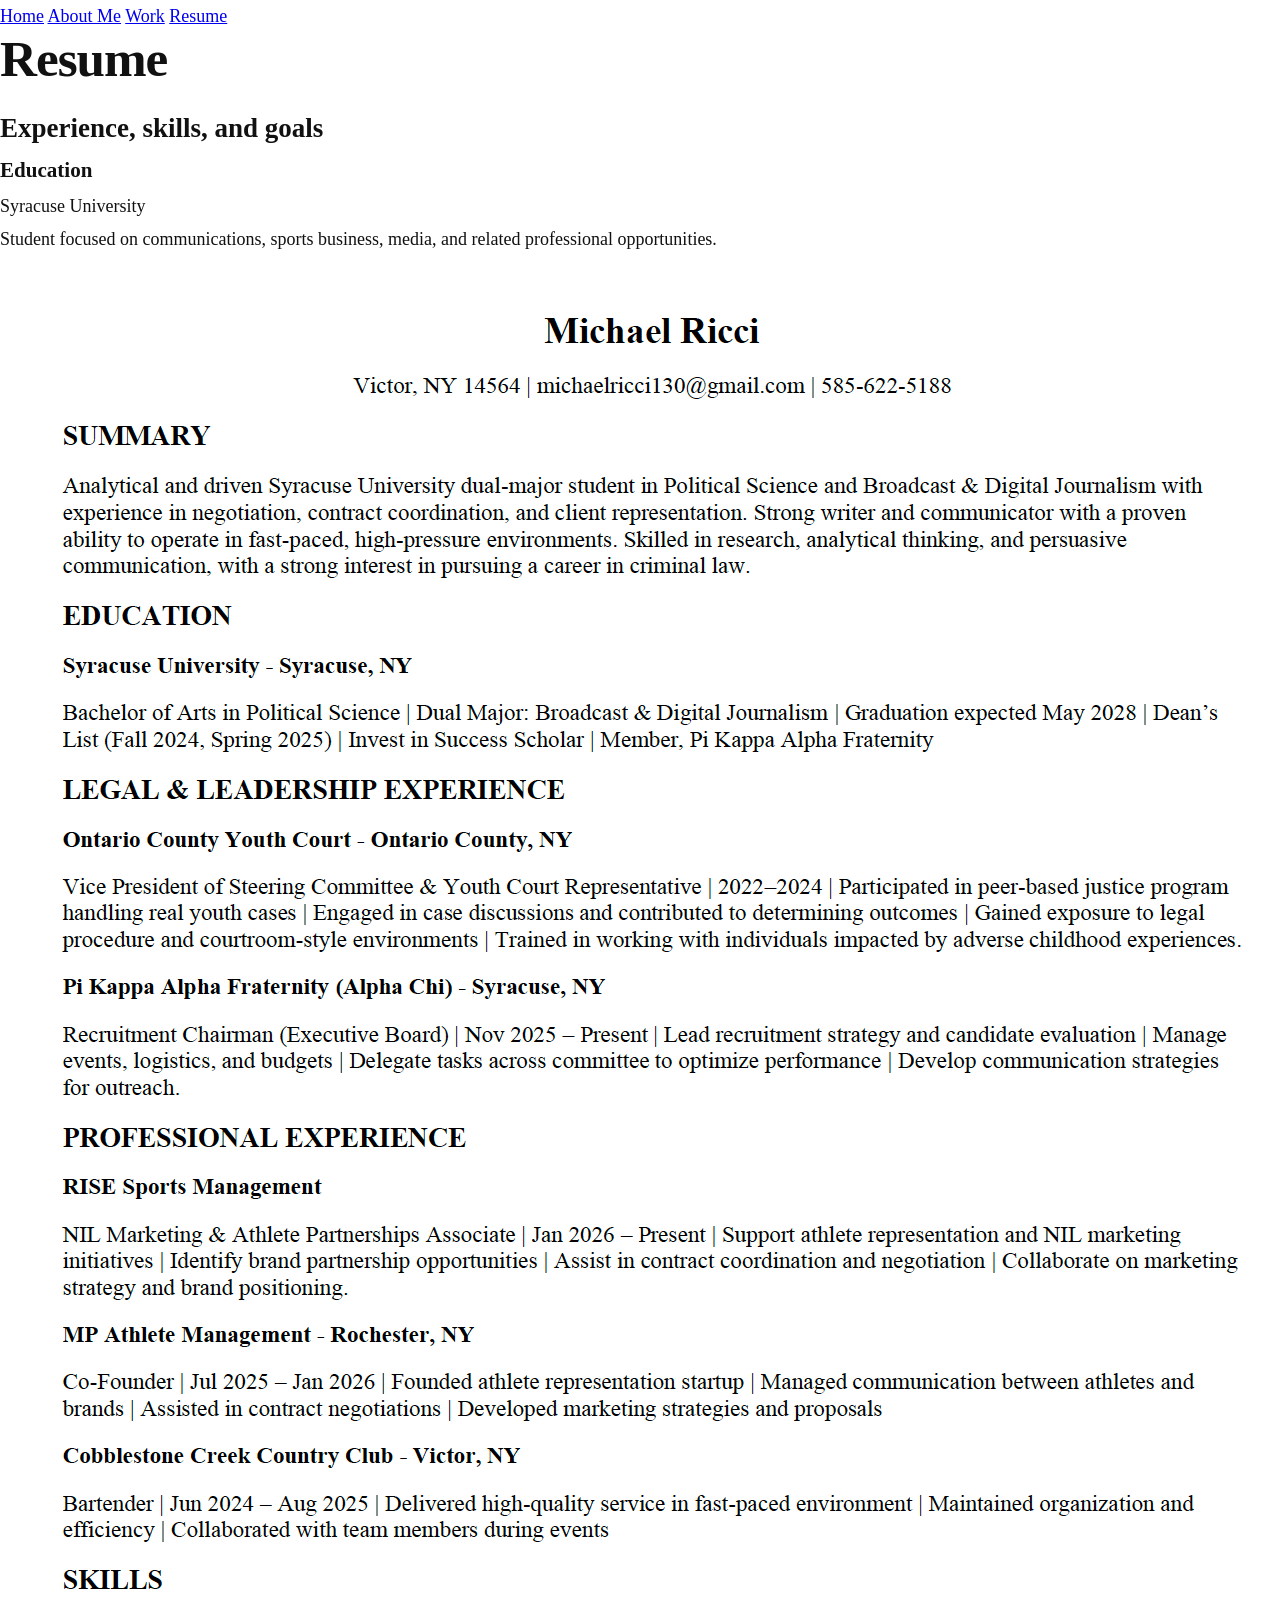
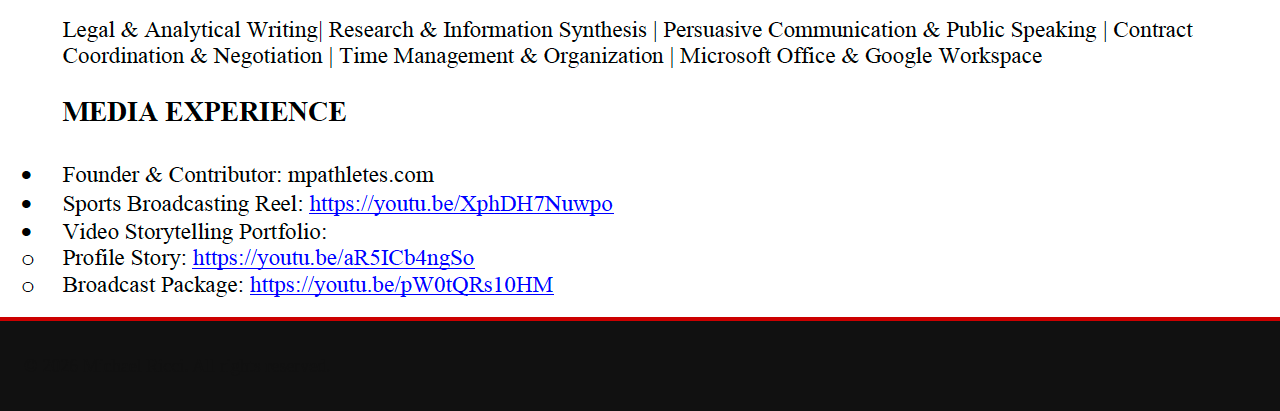
<file: Portfolio.html>
<!DOCTYPE html>
<html lang="en">
<head>
    <meta charset="UTF-8">
    <meta name="viewport" content="width=device-width, initial-scale=1.0">
    <title>Michael Ricci | Resume</title>
    <link rel="stylesheet" href="../style.css">
</head>
<body>
    <nav>
        <a href="../index.html">Home</a>
        <a href="../about/index.html">About Me</a>
        <a href="../work/index.html">Work</a>
        <a href="index.html">Resume</a>
    </nav>

    <div class="container">
        <h1>Resume</h1>
        <h2>Experience, skills, and goals</h2>

        <div class="resume-section">
            <h3>Education</h3>
            <p>
                Syracuse University<br>
                Student focused on communications, sports business, media, and related professional opportunities.
            </p>
        </div>

       <img class="resume"  src="../resume.png"/>
    <footer>
        &copy; 2026 Michael Ricci. All rights reserved.
    </footer>
</body>
</html>
</file>
<file: style.css>
/* ── Variables ── */
:root {
  --red:      #cc0000;
  --ink:      #111111;
  --ink-soft: #2a2a2a;
  --muted:    #666666;
  --rule:     #e0e0e0;
  --bg:       #ffffff;
  --bg-light: #f6f6f6;
  --max-w:    1160px;
  --main-w:   680px;
  --side-w:   260px;
}

*, *::before, *::after { box-sizing: border-box; margin: 0; padding: 0; }

body {
  background: var(--bg);
  color: var(--ink);
  font-family: Georgia, 'Times New Roman', serif;
  font-size: 18px;
  line-height: 1.8;
}

/* ── Top red bar ── */
.top-bar {
  background: var(--red);
  height: 5px;
}

/* ── Nav bar ── */
.nav-bar {
  background: var(--ink);
  padding: 0.6rem 1.5rem;
}

.nav-inner {
  max-width: var(--max-w);
  margin: 0 auto;
  display: flex;
  justify-content: space-between;
  align-items: center;
}

.nav-brand,
.nav-course {
  font-family: Arial, Helvetica, sans-serif;
  font-size: 0.7rem;
  font-weight: 700;
  letter-spacing: 0.1em;
  text-transform: uppercase;
  color: rgba(255,255,255,0.6);
}

.nav-course { color: var(--red); }

/* ── Header ── */
header {
  border-bottom: 3px solid var(--ink);
  padding: 3rem 1.5rem 2.2rem;
  background: var(--bg);
}

.header-inner {
  max-width: var(--max-w);
  margin: 0 auto;
}

.section-label {
  font-family: Arial, Helvetica, sans-serif;
  font-size: 0.68rem;
  font-weight: 700;
  letter-spacing: 0.2em;
  text-transform: uppercase;
  color: var(--red);
  margin-bottom: 0.9rem;
}

h1 {
  font-family: 'Playfair Display', Georgia, serif;
  font-size: clamp(2.2rem, 4vw, 3.6rem);
  font-weight: 900;
  line-height: 1.05;
  margin-bottom: 1.1rem;
  color: var(--ink);
  letter-spacing: -0.02em;
  max-width: 820px;
}

.deck {
  font-family: Arial, Helvetica, sans-serif;
  font-size: 1.05rem;
  font-weight: 400;
  color: var(--muted);
  line-height: 1.6;
  max-width: 680px;
  margin-bottom: 1.6rem;
  border-left: 3px solid var(--red);
  padding-left: 1rem;
}

.byline {
  font-family: Arial, Helvetica, sans-serif;
  font-size: 0.75rem;
  font-weight: 400;
  letter-spacing: 0.04em;
  color: var(--muted);
  border-top: 1px solid var(--rule);
  padding-top: 0.9rem;
  display: flex;
  gap: 1.8rem;
  flex-wrap: wrap;
}

.byline strong { color: var(--ink); }

/* ── Stat band ── */
.stat-band {
  background: var(--ink);
  padding: 1.4rem 1.5rem;
}

.stat-band-inner {
  max-width: var(--max-w);
  margin: 0 auto;
  display: flex;
  align-items: center;
  gap: 0;
  flex-wrap: wrap;
}

.stat-item {
  flex: 1;
  min-width: 160px;
  padding: 0.4rem 1.5rem;
  display: flex;
  flex-direction: column;
  gap: 0.2rem;
}

.stat-num {
  font-family: 'Playfair Display', Georgia, serif;
  font-size: 1.8rem;
  font-weight: 900;
  color: var(--red);
  line-height: 1;
}

.stat-desc {
  font-family: Arial, Helvetica, sans-serif;
  font-size: 0.68rem;
  color: rgba(255,255,255,0.6);
  line-height: 1.4;
  text-transform: uppercase;
  letter-spacing: 0.05em;
}

.stat-divider {
  width: 1px;
  height: 40px;
  background: rgba(255,255,255,0.15);
  flex-shrink: 0;
}

/* ── Page wrap: two-column ── */
.page-wrap {
  max-width: var(--max-w);
  margin: 0 auto;
  padding: 3rem 1.5rem 4rem;
  display: grid;
  grid-template-columns: minmax(0, var(--main-w)) minmax(0, var(--side-w));
  gap: 3.5rem;
  align-items: start;
}

/* ── Main article ── */
main { min-width: 0; }

.prose p {
  font-family: 'Source Serif 4', Georgia, serif;
  font-size: 1.05rem;
  line-height: 1.85;
  color: var(--ink-soft);
  margin-bottom: 1.3rem;
}

.prose p + p { text-indent: 1.5em; }
.prose p:first-child,
.prose h2 + p { text-indent: 0; }

.prose h2 {
  font-family: Arial, Helvetica, sans-serif;
  font-size: 0.68rem;
  font-weight: 700;
  letter-spacing: 0.18em;
  text-transform: uppercase;
  color: var(--red);
  margin: 2.8rem 0 1rem;
  padding-bottom: 0.5rem;
  border-bottom: 2px solid var(--ink);
}

/* ── Pull quote ── */
.pull-quote {
  margin: 2.2rem 0;
  padding: 1.3rem 1.6rem;
  border-top: 3px solid var(--red);
  border-bottom: 1px solid var(--rule);
  background: var(--bg-light);
}

.pull-quote p {
  font-family: 'Playfair Display', Georgia, serif !important;
  font-size: 1.4rem !important;
  font-style: italic;
  font-weight: 700;
  line-height: 1.4 !important;
  color: var(--ink) !important;
  margin: 0 0 0.5rem !important;
  text-indent: 0 !important;
}

.pull-quote cite {
  font-family: Arial, Helvetica, sans-serif;
  font-size: 0.68rem;
  font-weight: 700;
  letter-spacing: 0.1em;
  text-transform: uppercase;
  color: var(--muted);
  font-style: normal;
  display: block;
}

/* ── Viz blocks ── */
.viz-block {
  margin: 2.5rem 0;
  border: 1px solid var(--rule);
  border-top: 4px solid var(--red);
  background: var(--bg);
}

.viz-label {
  font-family: Arial, Helvetica, sans-serif;
  font-size: 0.62rem;
  font-weight: 700;
  letter-spacing: 0.16em;
  text-transform: uppercase;
  color: var(--red);
  padding: 0.9rem 1.2rem 0;
  display: block;
}

.viz-title {
  font-family: 'Playfair Display', Georgia, serif;
  font-size: 1rem;
  font-weight: 700;
  padding: 0.3rem 1.2rem 0.4rem;
  color: var(--ink);
  line-height: 1.3;
  display: block;
}

.viz-chatter {
  font-family: Arial, Helvetica, sans-serif;
  font-size: 0.8rem;
  color: var(--muted);
  padding: 0 1.2rem 1rem;
  line-height: 1.5;
  display: block;
}

.datawrapper-embed { padding: 0 1.2rem; }

.datawrapper-embed iframe {
  width: 100%;
  border: none;
  display: block;
}

.viz-source {
  font-family: Arial, Helvetica, sans-serif;
  font-size: 0.6rem;
  color: var(--muted);
  padding: 0.6rem 1.2rem 0.8rem;
  border-top: 1px solid var(--rule);
  margin-top: 0.6rem;
  display: block;
}

/* ── Methodology box ── */
.method-box {
  margin: 2.8rem 0 0;
  padding: 1.2rem 1.4rem;
  background: var(--bg-light);
  border-left: 4px solid var(--red);
}

.method-box h3 {
  font-family: Arial, Helvetica, sans-serif;
  font-size: 0.65rem;
  font-weight: 700;
  letter-spacing: 0.18em;
  text-transform: uppercase;
  color: var(--red);
  margin-bottom: 0.5rem;
}

.method-box p {
  font-family: Arial, Helvetica, sans-serif;
  font-size: 0.8rem;
  color: var(--muted);
  line-height: 1.65;
}

/* ── Sidebar ── */
.sidebar {
  position: sticky;
  top: 2rem;
  display: flex;
  flex-direction: column;
  gap: 0;
}

.sidebar-block {
  padding: 1.3rem 0 1.3rem;
  border-bottom: 1px solid var(--rule);
}

.sidebar-block:first-child { border-top: 2px solid var(--ink); }

.sidebar-label {
  font-family: Arial, Helvetica, sans-serif;
  font-size: 0.62rem;
  font-weight: 700;
  letter-spacing: 0.18em;
  text-transform: uppercase;
  color: var(--red);
  margin-bottom: 0.9rem;
}

.sidebar-stat-row {
  display: flex;
  flex-direction: column;
  margin-bottom: 1rem;
  padding-bottom: 1rem;
  border-bottom: 1px solid var(--rule);
}

.sidebar-stat-row:last-child {
  border-bottom: none;
  margin-bottom: 0;
  padding-bottom: 0;
}

.sidebar-num {
  font-family: 'Playfair Display', Georgia, serif;
  font-size: 1.6rem;
  font-weight: 900;
  color: var(--ink);
  line-height: 1;
  margin-bottom: 0.2rem;
}

.sidebar-desc {
  font-family: Arial, Helvetica, sans-serif;
  font-size: 0.72rem;
  color: var(--muted);
  line-height: 1.45;
}

.sidebar-source-name {
  font-family: 'Playfair Display', Georgia, serif;
  font-size: 1rem;
  font-weight: 700;
  color: var(--ink);
  margin-bottom: 0.15rem;
}

.sidebar-source-title {
  font-family: Arial, Helvetica, sans-serif;
  font-size: 0.7rem;
  font-weight: 700;
  text-transform: uppercase;
  letter-spacing: 0.08em;
  color: var(--red);
  margin-bottom: 0.6rem;
}

.sidebar-source-bio,
.sidebar-body {
  font-family: Arial, Helvetica, sans-serif;
  font-size: 0.78rem;
  color: var(--muted);
  line-height: 1.6;
}

/* ── Footer ── */
footer {
  background: var(--ink);
  border-top: 4px solid var(--red);
  padding: 1.8rem 1.5rem;
}

.footer-inner {
  max-width: var(--max-w);
  margin: 0 auto;
  display: flex;
  justify-content: space-between;
  align-items: center;
  flex-wrap: wrap;
  gap: 0.5rem;
}

.footer-brand,
.footer-credit {
  font-family: Arial, Helvetica, sans-serif;
  font-size: 0.68rem;
  font-weight: 700;
  letter-spacing: 0.08em;
  text-transform: uppercase;
  color: rgba(255,255,255,0.5);
}

.footer-credit { color: rgba(255,255,255,0.3); }

/* ── Responsive ── */
@media (max-width: 900px) {
  .page-wrap {
    grid-template-columns: 1fr;
    gap: 2rem;
  }
  .sidebar { position: static; }
  .stat-divider { display: none; }
  .stat-item { min-width: 140px; padding: 0.4rem 0.8rem; }
  .footer-inner { flex-direction: column; text-align: center; }
}

@media (max-width: 600px) {
  body { font-size: 16px; }
  h1 { font-size: 2rem; }
  .byline { gap: 0.6rem; }
  .stat-band-inner { gap: 0.5rem; }
}
</file>
<file: kuwait/style.css>
/* ── Design tokens ───────────────────────── */
:root {
  --ink: #111111;
  --ink-light: #555555;
  --rule: #222222;
  --accent: #c0392b;
  --bg: #f9f7f2;
  --white: #ffffff;
  --serif-display: "Playfair Display", Georgia, serif;
  --serif-body: "Source Serif 4", Georgia, serif;
  --sans: "DM Sans", system-ui, sans-serif;
  --max-w: 780px;
}

/* ── Base ────────────────────────────────── */
body {
  font-family: var(--serif-body);
  background-color: var(--bg);
  color: var(--ink);
  font-size: 1.1rem;
  line-height: 1.75;
}

/* ── Top bar ─────────────────────────────── */
.topbar {
  background-color: var(--ink);
  color: #aaa;
  font-family: var(--sans);
  font-size: 0.72rem;
  letter-spacing: 0.06em;
  text-transform: uppercase;
  padding: 6px 0;
  border-bottom: 1px solid #333;
}

.topbar a {
  color: #aaa;
  text-decoration: none;
}

.topbar a:hover {
  color: var(--white);
}

/* ── Masthead ────────────────────────────── */
.masthead {
  background-color: var(--white);
  border-bottom: 3px solid var(--rule);
  padding: 24px 0 16px;
}

.masthead-inner {
  max-width: var(--max-w);
  margin: 0 auto;
  padding: 0 24px;
  display: flex;
  align-items: flex-end;
  justify-content: space-between;
  gap: 16px;
  flex-wrap: wrap;
}

.publication-name {
  font-family: var(--serif-display);
  font-size: clamp(2.2rem, 6vw, 3.6rem);
  font-weight: 900;
  letter-spacing: -0.02em;
  line-height: 1;
  color: var(--ink);
  text-decoration: none;
}

.publication-name:hover {
  color: var(--ink);
}

.publication-name span {
  color: var(--accent);
}

.masthead-meta {
  font-family: var(--sans);
  font-size: 0.75rem;
  color: var(--ink-light);
  text-align: right;
  line-height: 1.5;
}

/* ── Nav ─────────────────────────────────── */
.section-nav {
  background-color: var(--white);
  border-bottom: 1px solid #ddd;
}

.section-nav-inner {
  max-width: var(--max-w);
  margin: 0 auto;
  padding: 0 24px;
  display: flex;
  gap: 0;
  font-family: var(--sans);
  font-size: 0.8rem;
  font-weight: 600;
  letter-spacing: 0.05em;
  text-transform: uppercase;
  overflow-x: auto;
}

.section-nav a {
  color: var(--ink);
  text-decoration: none;
  padding: 10px 16px 10px 0;
  white-space: nowrap;
  border-bottom: 3px solid transparent;
  margin-bottom: -1px;
  transition: border-color 0.15s;
}

.section-nav a:hover,
.section-nav a.active {
  border-bottom-color: var(--accent);
  color: var(--accent);
}

/* ── Article layout ──────────────────────── */
.article-wrapper {
  max-width: var(--max-w);
  margin: 48px auto;
  padding: 0 24px;
}

/* ── Article header ──────────────────────── */
.article-section-label {
  font-family: var(--sans);
  font-size: 0.72rem;
  font-weight: 600;
  letter-spacing: 0.12em;
  text-transform: uppercase;
  color: var(--accent);
  margin-bottom: 14px;
}

.article-headline {
  font-family: var(--serif-display);
  font-size: clamp(2rem, 5vw, 3rem);
  font-weight: 700;
  line-height: 1.15;
  letter-spacing: -0.02em;
  margin-bottom: 18px;
  color: var(--ink);
}

.article-deck {
  font-family: var(--serif-body);
  font-size: 1.25rem;
  font-weight: 400;
  color: #333;
  line-height: 1.55;
  margin-bottom: 24px;
  border-left: 3px solid var(--accent);
  padding-left: 18px;
}

.article-byline {
  font-family: var(--sans);
  font-size: 0.82rem;
  color: var(--ink-light);
  padding: 16px 0;
  border-top: 1px solid #ddd;
  border-bottom: 1px solid #ddd;
  margin-bottom: 32px;
  display: flex;
  justify-content: space-between;
  align-items: center;
  flex-wrap: wrap;
  gap: 8px;
}

.byline-author {
  font-weight: 600;
  color: var(--ink);
}

/* ── Body text ───────────────────────────── */
.article-body p {
  font-size: 1.1rem;
  line-height: 1.8;
  margin-bottom: 1.5rem;
  color: #1a1a1a;
}

.article-body p:first-of-type::first-letter {
  font-family: var(--serif-display);
  font-size: 4rem;
  font-weight: 900;
  float: left;
  line-height: 0.8;
  margin-right: 8px;
  margin-top: 6px;
  color: var(--ink);
}

/* ── Embed placeholders ──────────────────── */
.embed-block {
  margin: 36px 0;
}

.embed-label {
  font-family: var(--sans);
  font-size: 0.7rem;
  font-weight: 600;
  letter-spacing: 0.1em;
  text-transform: uppercase;
  color: var(--ink-light);
  margin-bottom: 8px;
  padding-bottom: 6px;
  border-bottom: 1px solid #ddd;
}

.embed-placeholder {
  background-color: #f0ede6;
  border: 1px dashed #bbb;
  border-radius: 2px;
  padding: 40px 24px;
  text-align: center;
  font-family: var(--sans);
  font-size: 0.85rem;
  color: #888;
}

/* ── Horizontal rule ─────────────────────── */
.section-rule {
  border: none;
  border-top: 1px solid #ddd;
  margin: 40px 0;
}

/* ── Footer ──────────────────────────────── */
footer {
  background-color: var(--ink);
  color: #888;
  font-family: var(--sans);
  font-size: 0.8rem;
  padding: 32px 24px;
  margin-top: 64px;
  text-align: center;
  letter-spacing: 0.03em;
}

footer a {
  color: #aaa;
  text-decoration: none;
}

footer a:hover {
  color: var(--white);
}

footer .footer-name {
  font-family: var(--serif-display);
  font-size: 1.2rem;
  font-weight: 700;
  color: var(--white);
  display: block;
  margin-bottom: 8px;
}
</file>
<file: portfolio/style.css>
* {
    box-sizing: border-box;
}

body {
    margin: 0;
    font-family: 'Merriweather', serif;
    background: linear-gradient(to bottom, #f4f7fb, #edf2f7);
    color: #1c1c1c;
    line-height: 1.7;
}

h1, h2, h3, .navbar-brand, .nav-link {
    font-family: 'Montserrat', sans-serif;
}

h1 {
    font-size: 3rem;
    font-weight: 700;
    color: #0c2340;
    margin-bottom: 10px;
}

h2 {
    font-size: 1.5rem;
    font-weight: 600;
    color: #4a6480;
    margin-bottom: 20px;
}

h3 {
    font-size: 1.2rem;
    font-weight: 700;
    color: #0c2340;
}

p {
    font-size: 1.05rem;
    margin-bottom: 18px;
}

.custom-navbar {
    background: linear-gradient(90deg, #f76900, #e85d04);
    box-shadow: 0 4px 14px rgba(0, 0, 0, 0.12);
    padding-top: 12px;
    padding-bottom: 12px;
}

.custom-navbar .navbar-brand,
.custom-navbar .nav-link {
    color: white;
    font-weight: 700;
    letter-spacing: 0.3px;
}

.custom-navbar .nav-link {
    margin-left: 12px;
    transition: color 0.25s ease, transform 0.25s ease;
}

.custom-navbar .nav-link:hover,
.custom-navbar .navbar-brand:hover {
    color: #ffe3cf;
}

.custom-navbar .nav-link:hover {
    transform: translateY(-1px);
}

nav {
    padding: 0;
}

.container {
    max-width: 1120px;
    margin: 50px auto;
    padding: 0 24px;
}

.hero {
    background: linear-gradient(135deg, #0c2340, #16375f);
    color: white;
    padding: 60px;
    border-radius: 24px;
    display: flex;
    align-items: center;
    justify-content: space-between;
    gap: 40px;
    flex-wrap: wrap;
    box-shadow: 0 14px 36px rgba(12, 35, 64, 0.18);
}

.hero-text {
    flex: 1;
    min-width: 280px;
}

.hero-text h1 {
    color: white;
    font-size: 3.2rem;
    margin-bottom: 12px;
}

.hero-text h2 {
    color: #ffd7b5;
    font-size: 1.35rem;
    font-weight: 500;
    margin-bottom: 22px;
}

.hero-text p {
    font-size: 1.1rem;
    max-width: 650px;
}

.hero-image,
.story-image {
    width: 320px;
    max-width: 100%;
    border-radius: 20px;
    border: 5px solid white;
    box-shadow: 0 10px 26px rgba(0, 0, 0, 0.18);
}

.story-image {
    width: 100%;
    border: none;
    border-radius: 18px;
}

.section,
.project-card,
.resume-section,
.card {
    background-color: rgba(255, 255, 255, 0.92);
    backdrop-filter: blur(4px);
    border-radius: 18px;
    box-shadow: 0 8px 24px rgba(12, 35, 64, 0.08);
    border: 1px solid rgba(12, 35, 64, 0.06);
}

.section {
    margin-top: 35px;
    padding: 35px;
}

.section h2 {
    margin-top: 0;
}

.project-card,
.resume-section,
.card {
    padding: 26px;
    margin-bottom: 22px;
    transition: transform 0.25s ease, box-shadow 0.25s ease;
}

.project-card:hover,
.card:hover {
    transform: translateY(-4px);
    box-shadow: 0 14px 30px rgba(12, 35, 64, 0.12);
}

.cards {
    display: flex;
    gap: 20px;
    flex-wrap: wrap;
    margin-top: 20px;
}

.card h3,
.project-card h3 {
    margin-top: 0;
    margin-bottom: 12px;
}

ul {
    padding-left: 22px;
    font-size: 1.05rem;
}

li {
    margin-bottom: 8px;
}

blockquote {
    margin: 20px 0 0 0;
    padding: 18px 24px;
    border-left: 5px solid #f76900;
    background-color: rgba(255, 255, 255, 0.7);
    border-radius: 12px;
    color: #0c2340;
    font-style: italic;
    font-size: 1.5rem;
    box-shadow: 0 4px 14px rgba(0, 0, 0, 0.05);
}

.resume-item {
    margin-bottom: 24px;
    padding-bottom: 18px;
    border-bottom: 1px solid #dcdcdc;
}

.resume-item:last-child {
    border-bottom: none;
}

.resume-item h3 {
    margin-bottom: 6px;
    color: #0c2340;
}

.resume-item p {
    margin: 0;
}

.resume {
    width: 100%;
    max-width: 700px;
    border-radius: 16px;
    box-shadow: 0 10px 24px rgba(0, 0, 0, 0.12);
    border: 1px solid #ddd;
}

footer {
    text-align: center;
    padding: 32px 20px 40px;
    color: #666;
    font-size: 15px;
}

img {
    display: block;
}

@media (max-width: 768px) {
    .container {
        padding: 0 18px;
        margin: 35px auto;
    }

    .hero {
        padding: 34px;
        border-radius: 20px;
    }

    .hero-text h1 {
        font-size: 2.3rem;
    }

    .hero-text h2 {
        font-size: 1.1rem;
    }

    h1 {
        font-size: 2.2rem;
    }

    h2 {
        font-size: 1.25rem;
    }

    blockquote {
        font-size: 1.2rem;
    }
}
</file>
